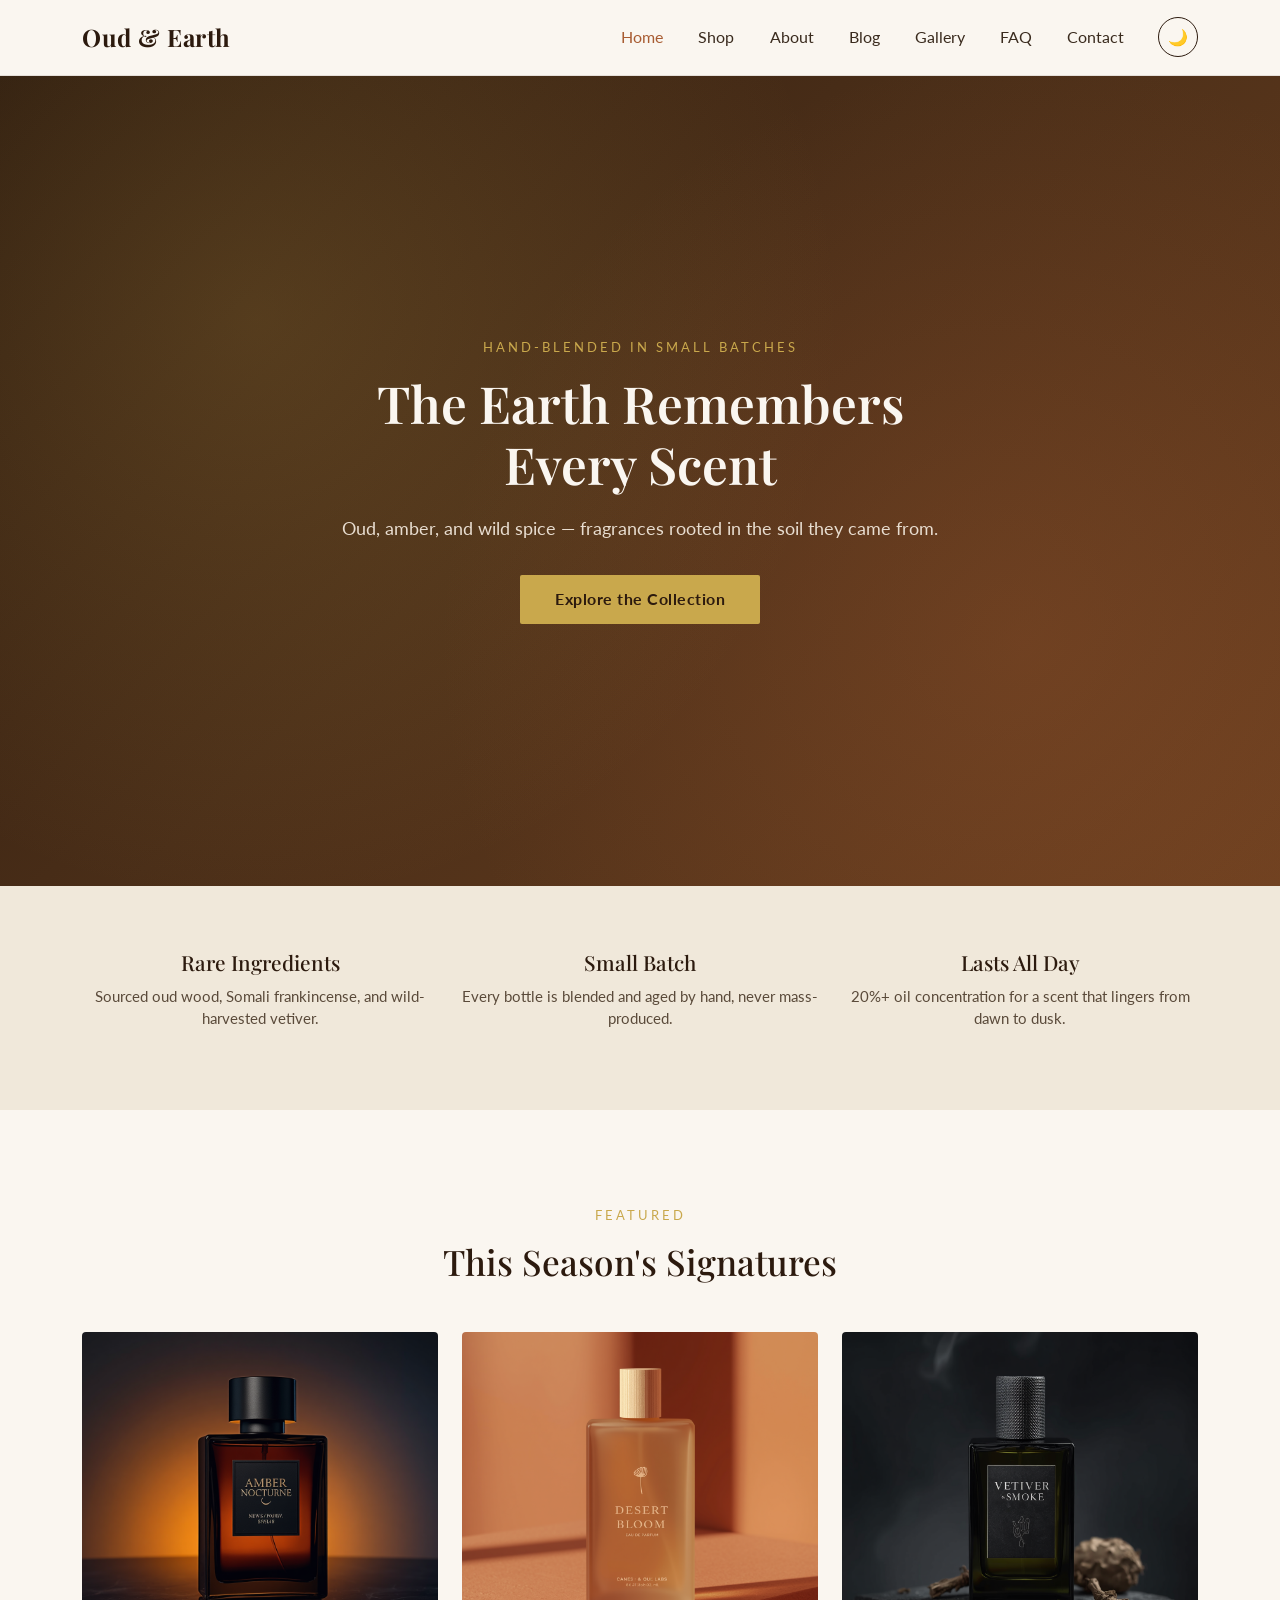
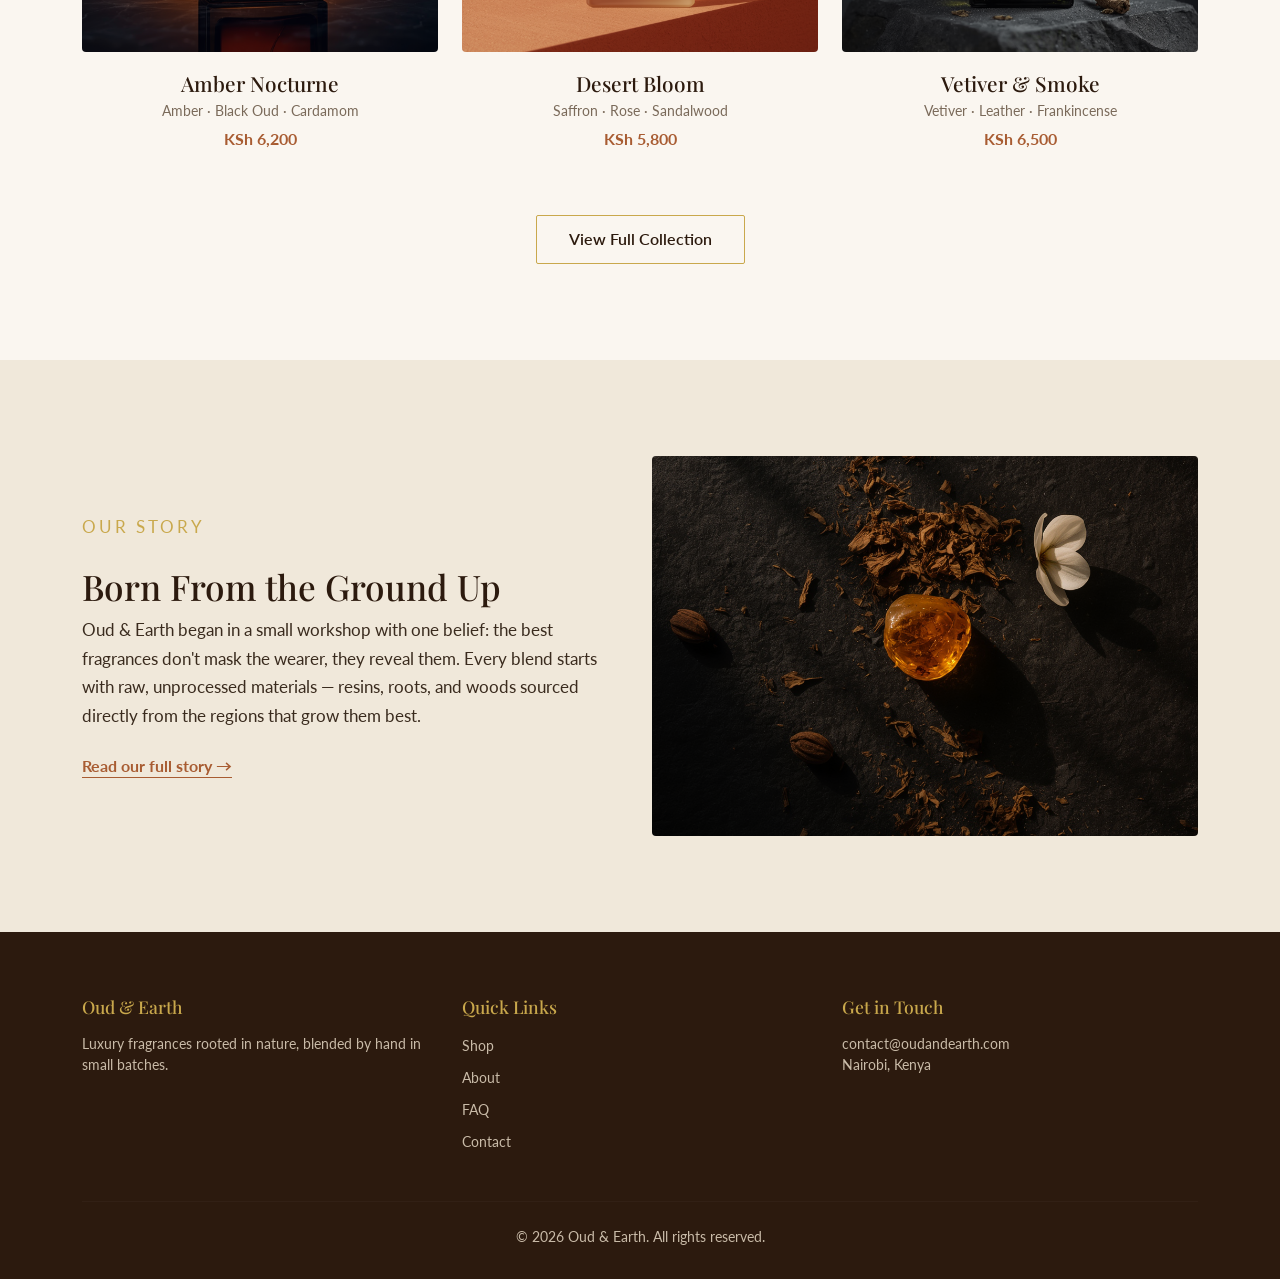
<file: index.html>
<!DOCTYPE html>
<html lang="en">
<head>
  <meta charset="UTF-8" />
  <meta name="viewport" content="width=device-width, initial-scale=1.0" />
  <title>Oud & Earth | Luxury Perfumes & Colognes</title>
  <link rel="icon" href="data:image/svg+xml,<svg xmlns=%22http://www.w3.org/2000/svg%22 viewBox=%220 0 100 100%22><text y=%22.9em%22 font-size=%2290%22>🌿</text></svg>">
 
<!-- Bootstrap 5 -->
  <link href="https://cdnjs.cloudflare.com/ajax/libs/twitter-bootstrap/5.3.3/css/bootstrap.min.css" rel="stylesheet">

  <!-- Google Fonts -->
  <link rel="preconnect" href="https://fonts.googleapis.com">
  <link href="https://fonts.googleapis.com/css2?family=Playfair+Display:wght@500;600;700&family=Lato:wght@300;400;700&display=swap" rel="stylesheet">

  <!-- Custom CSS -->
  <link rel="stylesheet" href="css/style.css">
</head>
<body>

  <!-- ===== NAVBAR ===== -->
  <nav class="navbar navbar-expand-lg fixed-top" id="mainNav">
    <div class="container">
      <a class="navbar-brand" href="index.html">Oud &amp; Earth</a>
      <button class="navbar-toggler" type="button" data-bs-toggle="collapse" data-bs-target="#navMenu" aria-label="Toggle navigation">
        <span class="navbar-toggler-icon"></span>
      </button>
      <div class="collapse navbar-collapse" id="navMenu">
        <ul class="navbar-nav ms-auto">
          <li class="nav-item"><a class="nav-link active" href="index.html">Home</a></li>
          <li class="nav-item"><a class="nav-link" href="shop.html">Shop</a></li>
          <li class="nav-item"><a class="nav-link" href="about.html">About</a></li>
          <li class="nav-item"><a class="nav-link" href="blog.html">Blog</a></li>
          <li class="nav-item"><a class="nav-link" href="gallery.html">Gallery</a></li>
          <li class="nav-item"><a class="nav-link" href="faq.html">FAQ</a></li>
          <li class="nav-item"><a class="nav-link" href="contact.html">Contact</a></li>
        </ul>
        <button id="themeToggle" class="btn-theme ms-lg-3 mt-3 mt-lg-0" aria-label="Toggle dark mode">🌙</button>
      </div>
    </div>
  </nav>

  <!-- ===== HERO ===== -->
  <header class="hero">
    <div class="hero-overlay"></div>
    <div class="container hero-content text-center">
      <p class="eyebrow">Hand-blended in small batches</p>
      <h1 class="hero-title">The Earth Remembers<br>Every Scent</h1>
      <p class="hero-sub">Oud, amber, and wild spice — fragrances rooted in the soil they came from.</p>
      <a href="shop.html" class="btn btn-gold">Explore the Collection</a>
    </div>
  </header>

  <!-- ===== INTRO STRIP ===== -->
  <section class="intro-strip">
    <div class="container">
      <div class="row text-center gy-4">
        <div class="col-md-4">
          <h3>Rare Ingredients</h3>
          <p>Sourced oud wood, Somali frankincense, and wild-harvested vetiver.</p>
        </div>
        <div class="col-md-4">
          <h3>Small Batch</h3>
          <p>Every bottle is blended and aged by hand, never mass-produced.</p>
        </div>
        <div class="col-md-4">
          <h3>Lasts All Day</h3>
          <p>20%+ oil concentration for a scent that lingers from dawn to dusk.</p>
        </div>
      </div>
    </div>
  </section>

  <!-- ===== FEATURED SCENTS ===== -->
  <section class="featured">
    <div class="container">
      <p class="eyebrow text-center">Featured</p>
      <h2 class="section-title text-center mb-5">This Season's Signatures</h2>
      <div class="row g-4">

        <div class="col-md-4">
          <div class="scent-card">
            <div class="scent-image scent-1"></div>
            <h4>Amber Nocturne</h4>
            <p class="scent-notes">Amber · Black Oud · Cardamom</p>
            <p class="price">KSh 6,200</p>
          </div>
        </div>

        <div class="col-md-4">
          <div class="scent-card">
            <div class="scent-image scent-2"></div>
            <h4>Desert Bloom</h4>
            <p class="scent-notes">Saffron · Rose · Sandalwood</p>
            <p class="price">KSh 5,800</p>
          </div>
        </div>

        <div class="col-md-4">
          <div class="scent-card">
            <div class="scent-image scent-3"></div>
            <h4>Vetiver & Smoke</h4>
            <p class="scent-notes">Vetiver · Leather · Frankincense</p>
            <p class="price">KSh 6,500</p>
          </div>
        </div>

      </div>
      <div class="text-center mt-5">
        <a href="shop.html" class="btn btn-outline-gold">View Full Collection</a>
      </div>
    </div>
  </section>

  <!-- ===== BRAND STORY TEASER ===== -->
  <section class="story">
    <div class="container">
      <div class="row align-items-center gy-4">
        <div class="col-lg-6">
          <p class="eyebrow">Our Story</p>
          <h2 class="section-title">Born From the Ground Up</h2>
          <p>Oud & Earth began in a small workshop with one belief: the best fragrances don't mask the wearer, they reveal them. Every blend starts with raw, unprocessed materials — resins, roots, and woods sourced directly from the regions that grow them best.</p>
          <a href="about.html" class="link-gold">Read our full story &rarr;</a>
        </div>
        <div class="col-lg-6">
          <div class="story-image"></div>
        </div>
      </div>
    </div>
  </section>

  <!-- ===== FOOTER ===== -->
  <footer class="site-footer">
    <div class="container">
      <div class="row gy-4">
        <div class="col-md-4">
          <h5>Oud &amp; Earth</h5>
          <p>Luxury fragrances rooted in nature, blended by hand in small batches.</p>
        </div>
        <div class="col-md-4">
          <h5>Quick Links</h5>
          <ul class="footer-links">
            <li><a href="shop.html">Shop</a></li>
            <li><a href="about.html">About</a></li>
            <li><a href="faq.html">FAQ</a></li>
            <li><a href="contact.html">Contact</a></li>
          </ul>
        </div>
        <div class="col-md-4">
          <h5>Get in Touch</h5>
          <p>contact@oudandearth.com<br>Nairobi, Kenya</p>
        </div>
      </div>
      <hr>
      <p class="text-center small mb-0">&copy; 2026 Oud &amp; Earth. All rights reserved.</p>
    </div>
  </footer>

  <script src="https://cdnjs.cloudflare.com/ajax/libs/twitter-bootstrap/5.3.3/js/bootstrap.bundle.min.js"></script>
  <script src="js/main.js"></script>
</body>
</html>
</file>
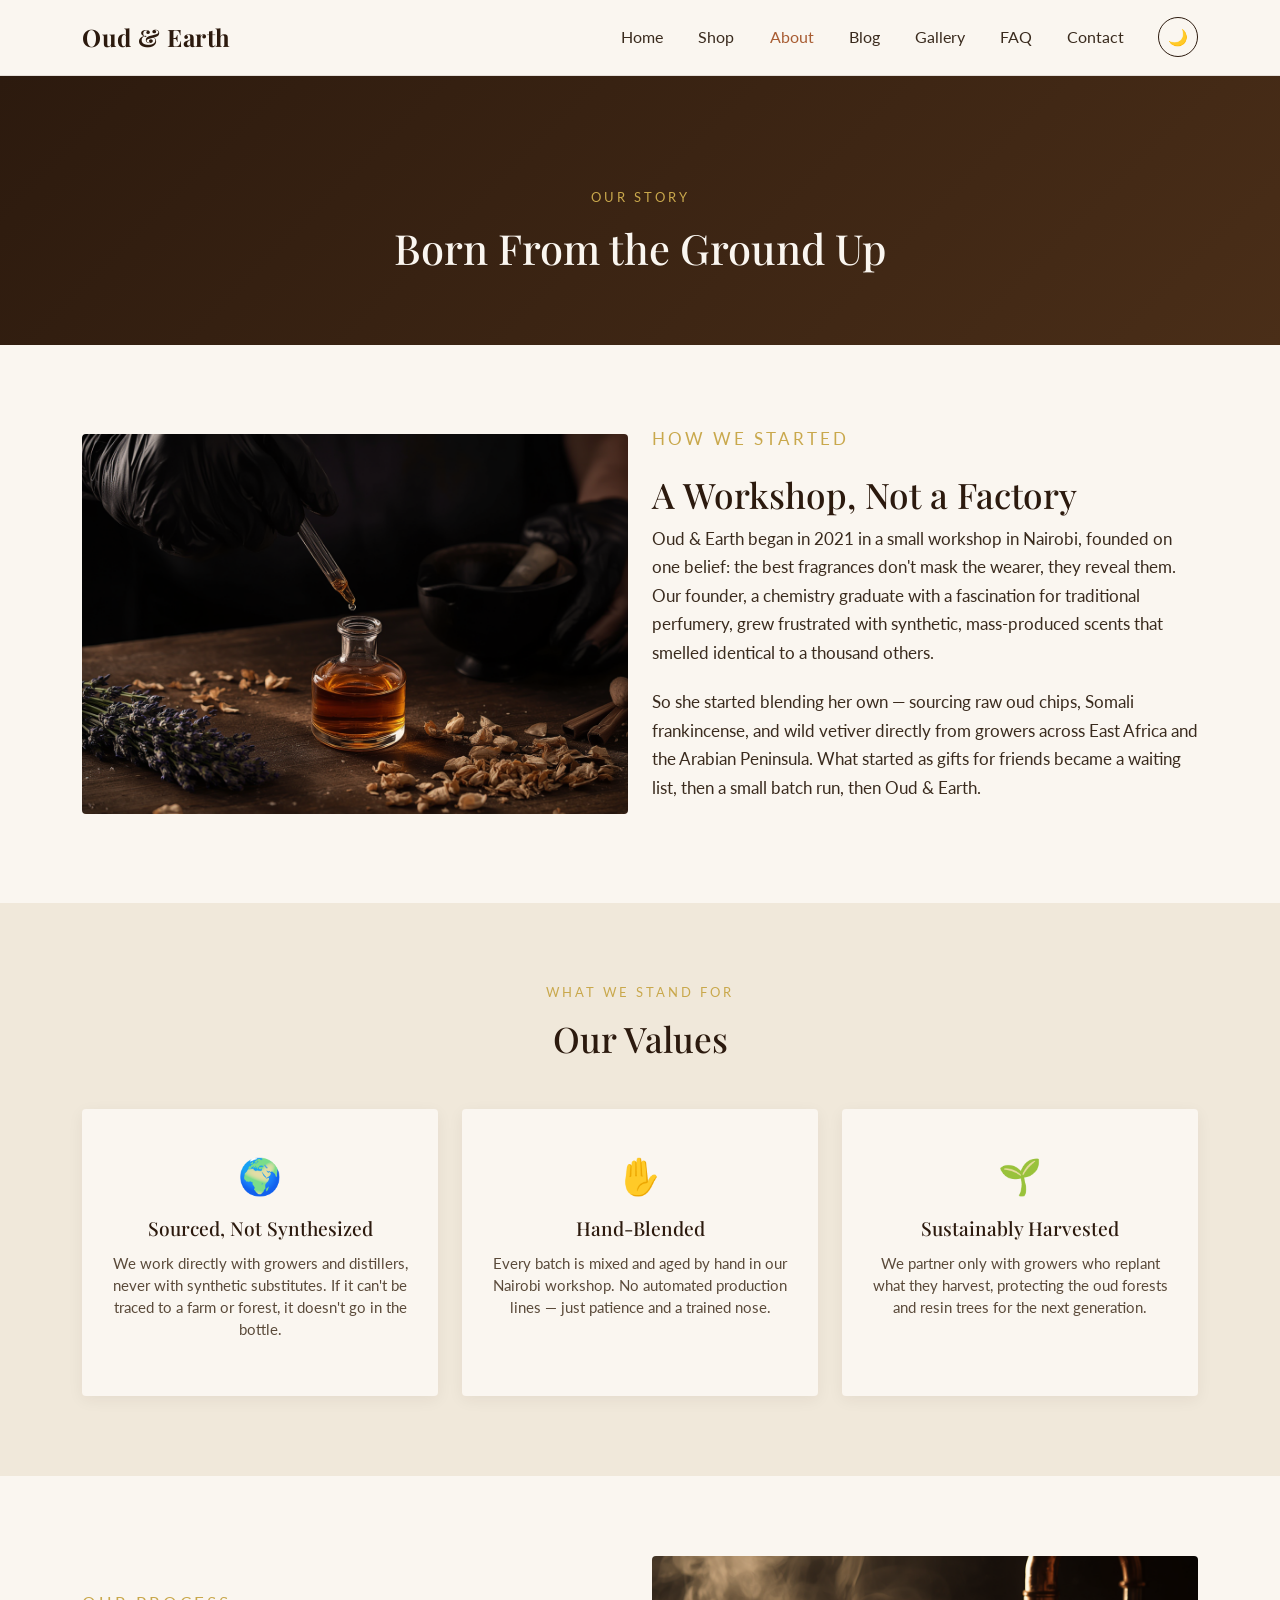
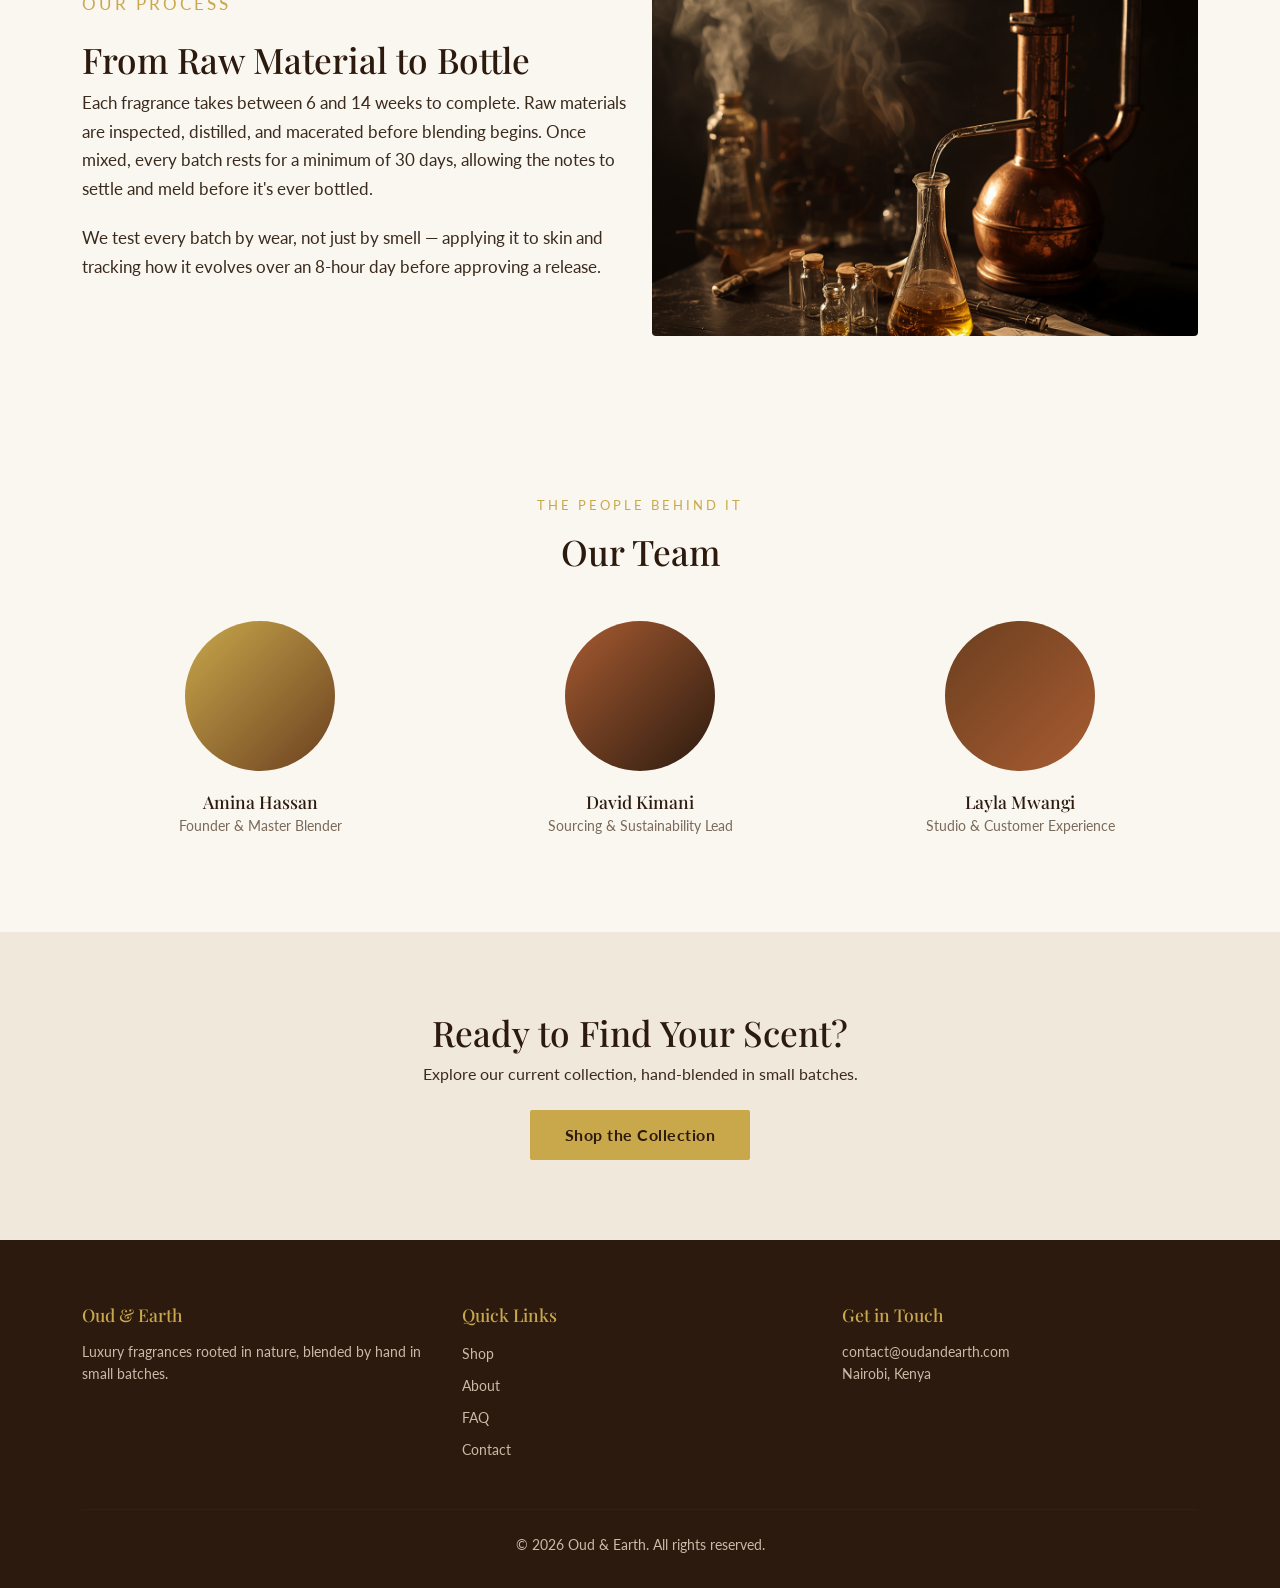
<file: about.html>
<!DOCTYPE html>
<html lang="en">
<head>
  <meta charset="UTF-8" />
  <meta name="viewport" content="width=device-width, initial-scale=1.0" />
  <title>About Us | Oud & Earth</title>
  <link rel="icon" href="data:image/svg+xml,<svg xmlns=%22http://www.w3.org/2000/svg%22 viewBox=%220 0 100 100%22><text y=%22.9em%22 font-size=%2290%22>🌿</text></svg>">

  <!-- Bootstrap 5 -->
  <link href="https://cdnjs.cloudflare.com/ajax/libs/twitter-bootstrap/5.3.3/css/bootstrap.min.css" rel="stylesheet">

  <!-- Google Fonts -->
  <link rel="preconnect" href="https://fonts.googleapis.com">
  <link href="https://fonts.googleapis.com/css2?family=Playfair+Display:wght@500;600;700&family=Lato:wght@300;400;700&display=swap" rel="stylesheet">

  <!-- Custom CSS -->
  <link rel="stylesheet" href="css/style.css">
</head>
<body>

  <!-- ===== NAVBAR ===== -->
  <nav class="navbar navbar-expand-lg fixed-top" id="mainNav">
    <div class="container">
      <a class="navbar-brand" href="index.html">Oud &amp; Earth</a>
      <button class="navbar-toggler" type="button" data-bs-toggle="collapse" data-bs-target="#navMenu" aria-label="Toggle navigation">
        <span class="navbar-toggler-icon"></span>
      </button>
      <div class="collapse navbar-collapse" id="navMenu">
        <ul class="navbar-nav ms-auto">
          <li class="nav-item"><a class="nav-link" href="index.html">Home</a></li>
          <li class="nav-item"><a class="nav-link" href="shop.html">Shop</a></li>
          <li class="nav-item"><a class="nav-link active" href="about.html">About</a></li>
          <li class="nav-item"><a class="nav-link" href="blog.html">Blog</a></li>
          <li class="nav-item"><a class="nav-link" href="gallery.html">Gallery</a></li>
          <li class="nav-item"><a class="nav-link" href="faq.html">FAQ</a></li>
          <li class="nav-item"><a class="nav-link" href="contact.html">Contact</a></li>
        </ul>
        <button id="themeToggle" class="btn-theme ms-lg-3 mt-3 mt-lg-0" aria-label="Toggle dark mode">🌙</button>
      </div>
    </div>
  </nav>

  <!-- ===== PAGE HEADER ===== -->
  <header class="page-header">
    <div class="container text-center">
      <p class="eyebrow">Our Story</p>
      <h1 class="page-title">Born From the Ground Up</h1>
    </div>
  </header>

  <!-- ===== ORIGIN STORY ===== -->
  <section class="about-section">
    <div class="container">
      <div class="row align-items-center gy-4">
        <div class="col-lg-6">
          <div class="about-image about-image-1"></div>
        </div>
        <div class="col-lg-6">
          <p class="eyebrow">How We Started</p>
          <h2 class="section-title">A Workshop, Not a Factory</h2>
          <p>Oud & Earth began in 2021 in a small workshop in Nairobi, founded on one belief: the best fragrances don't mask the wearer, they reveal them. Our founder, a chemistry graduate with a fascination for traditional perfumery, grew frustrated with synthetic, mass-produced scents that smelled identical to a thousand others.</p>
          <p>So she started blending her own — sourcing raw oud chips, Somali frankincense, and wild vetiver directly from growers across East Africa and the Arabian Peninsula. What started as gifts for friends became a waiting list, then a small batch run, then Oud & Earth.</p>
        </div>
      </div>
    </div>
  </section>

  <!-- ===== VALUES ===== -->
  <section class="values-section">
    <div class="container">
      <p class="eyebrow text-center">What We Stand For</p>
      <h2 class="section-title text-center mb-5">Our Values</h2>
      <div class="row g-4">

        <div class="col-md-4">
          <div class="value-card">
            <div class="value-icon">🌍</div>
            <h4>Sourced, Not Synthesized</h4>
            <p>We work directly with growers and distillers, never with synthetic substitutes. If it can't be traced to a farm or forest, it doesn't go in the bottle.</p>
          </div>
        </div>

        <div class="col-md-4">
          <div class="value-card">
            <div class="value-icon">✋</div>
            <h4>Hand-Blended</h4>
            <p>Every batch is mixed and aged by hand in our Nairobi workshop. No automated production lines — just patience and a trained nose.</p>
          </div>
        </div>

        <div class="col-md-4">
          <div class="value-card">
            <div class="value-icon">🌱</div>
            <h4>Sustainably Harvested</h4>
            <p>We partner only with growers who replant what they harvest, protecting the oud forests and resin trees for the next generation.</p>
          </div>
        </div>

      </div>
    </div>
  </section>

  <!-- ===== PROCESS ===== -->
  <section class="process-section">
    <div class="container">
      <div class="row align-items-center gy-4">
        <div class="col-lg-6 order-lg-2">
          <div class="about-image about-image-2"></div>
        </div>
        <div class="col-lg-6 order-lg-1">
          <p class="eyebrow">Our Process</p>
          <h2 class="section-title">From Raw Material to Bottle</h2>
          <p>Each fragrance takes between 6 and 14 weeks to complete. Raw materials are inspected, distilled, and macerated before blending begins. Once mixed, every batch rests for a minimum of 30 days, allowing the notes to settle and meld before it's ever bottled.</p>
          <p>We test every batch by wear, not just by smell — applying it to skin and tracking how it evolves over an 8-hour day before approving a release.</p>
        </div>
      </div>
    </div>
  </section>

  <!-- ===== TEAM ===== -->
  <section class="team-section">
    <div class="container">
      <p class="eyebrow text-center">The People Behind It</p>
      <h2 class="section-title text-center mb-5">Our Team</h2>
      <div class="row g-4 justify-content-center">

        <div class="col-md-4">
          <div class="team-card text-center">
            <div class="team-photo team-photo-1"></div>
            <h5>Amina Hassan</h5>
            <p class="team-role">Founder &amp; Master Blender</p>
          </div>
        </div>

        <div class="col-md-4">
          <div class="team-card text-center">
            <div class="team-photo team-photo-2"></div>
            <h5>David Kimani</h5>
            <p class="team-role">Sourcing &amp; Sustainability Lead</p>
          </div>
        </div>

        <div class="col-md-4">
          <div class="team-card text-center">
            <div class="team-photo team-photo-3"></div>
            <h5>Layla Mwangi</h5>
            <p class="team-role">Studio &amp; Customer Experience</p>
          </div>
        </div>

      </div>
    </div>
  </section>

  <!-- ===== CTA ===== -->
  <section class="about-cta text-center">
    <div class="container">
      <h2 class="section-title">Ready to Find Your Scent?</h2>
      <p class="mb-4">Explore our current collection, hand-blended in small batches.</p>
      <a href="shop.html" class="btn btn-gold">Shop the Collection</a>
    </div>
  </section>

  <!-- ===== FOOTER ===== -->
  <footer class="site-footer">
    <div class="container">
      <div class="row gy-4">
        <div class="col-md-4">
          <h5>Oud &amp; Earth</h5>
          <p>Luxury fragrances rooted in nature, blended by hand in small batches.</p>
        </div>
        <div class="col-md-4">
          <h5>Quick Links</h5>
          <ul class="footer-links">
            <li><a href="shop.html">Shop</a></li>
            <li><a href="about.html">About</a></li>
            <li><a href="faq.html">FAQ</a></li>
            <li><a href="contact.html">Contact</a></li>
          </ul>
        </div>
        <div class="col-md-4">
          <h5>Get in Touch</h5>
          <p>contact@oudandearth.com<br>Nairobi, Kenya</p>
        </div>
      </div>
      <hr>
      <p class="text-center small mb-0">&copy; 2026 Oud &amp; Earth. All rights reserved.</p>
    </div>
  </footer>

  <script src="https://cdnjs.cloudflare.com/ajax/libs/twitter-bootstrap/5.3.3/js/bootstrap.bundle.min.js"></script>
  <script src="js/main.js"></script>
</body>
</html>
</file>
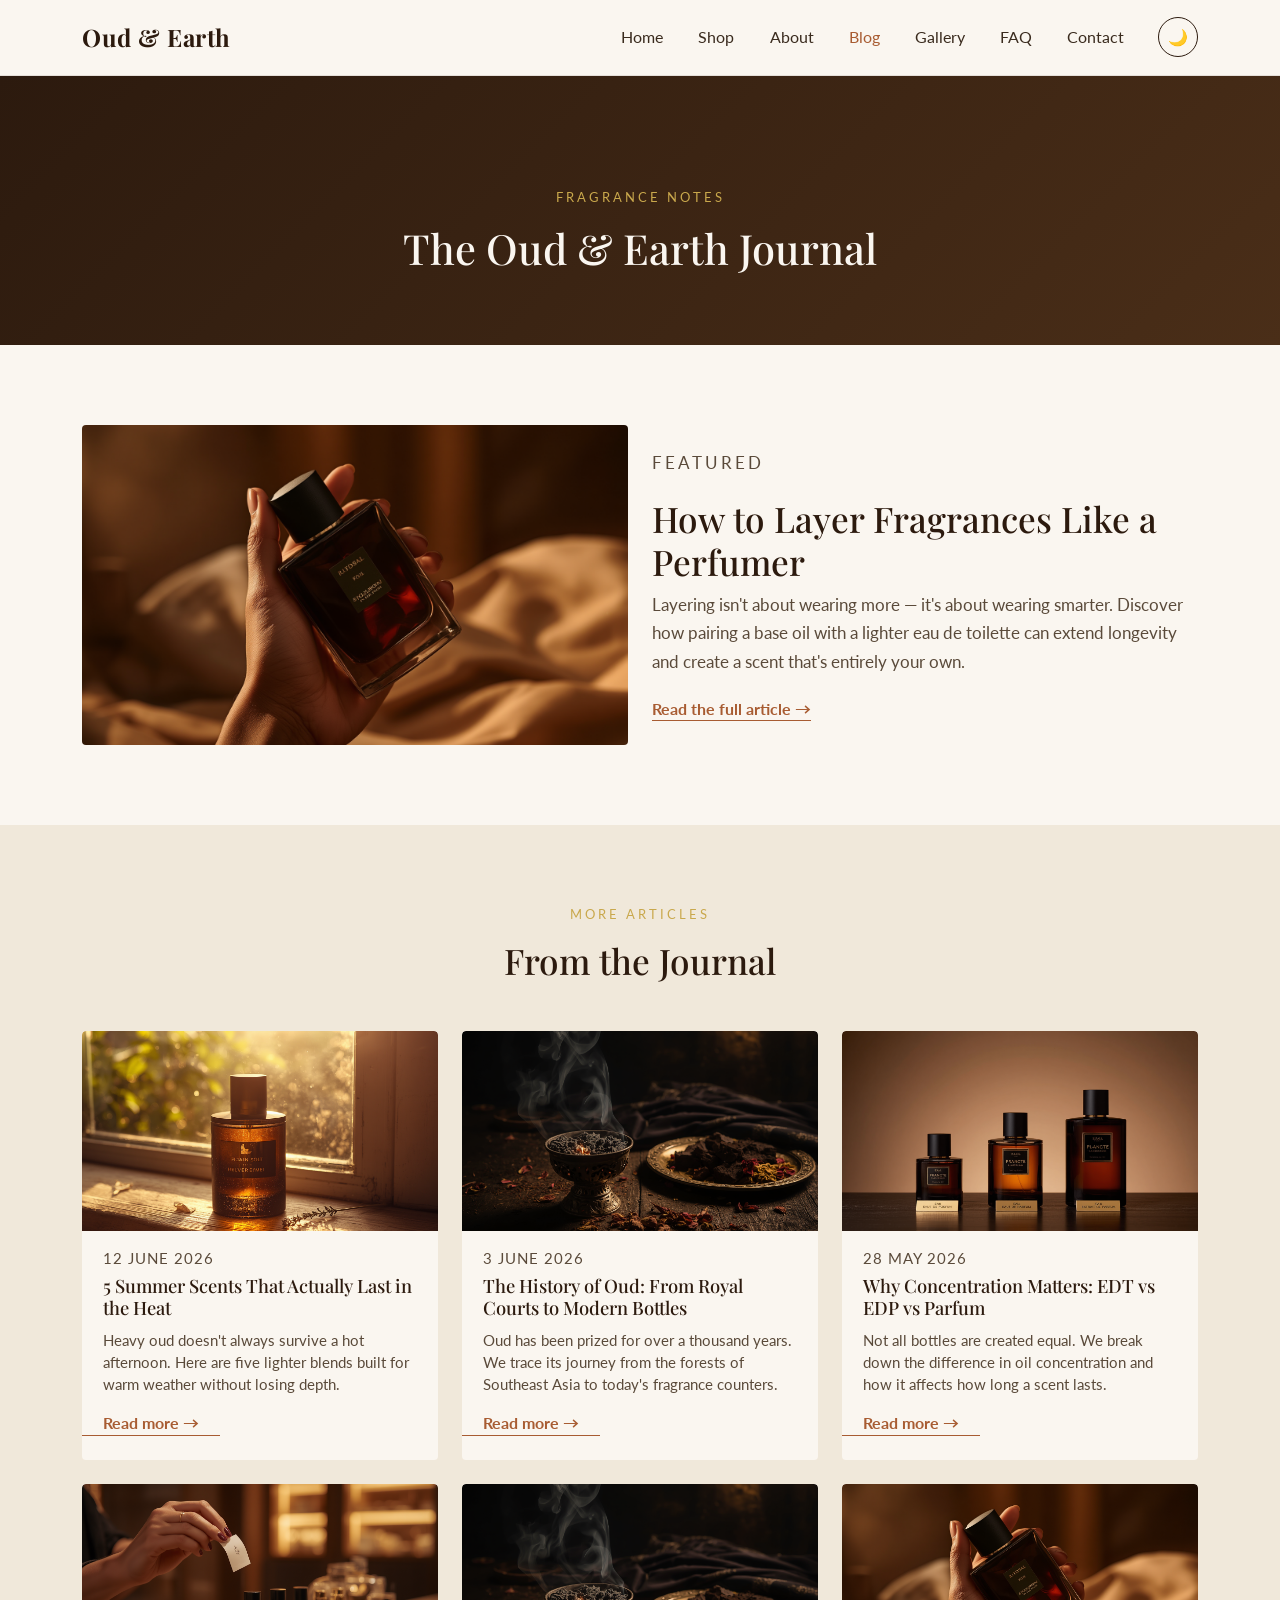
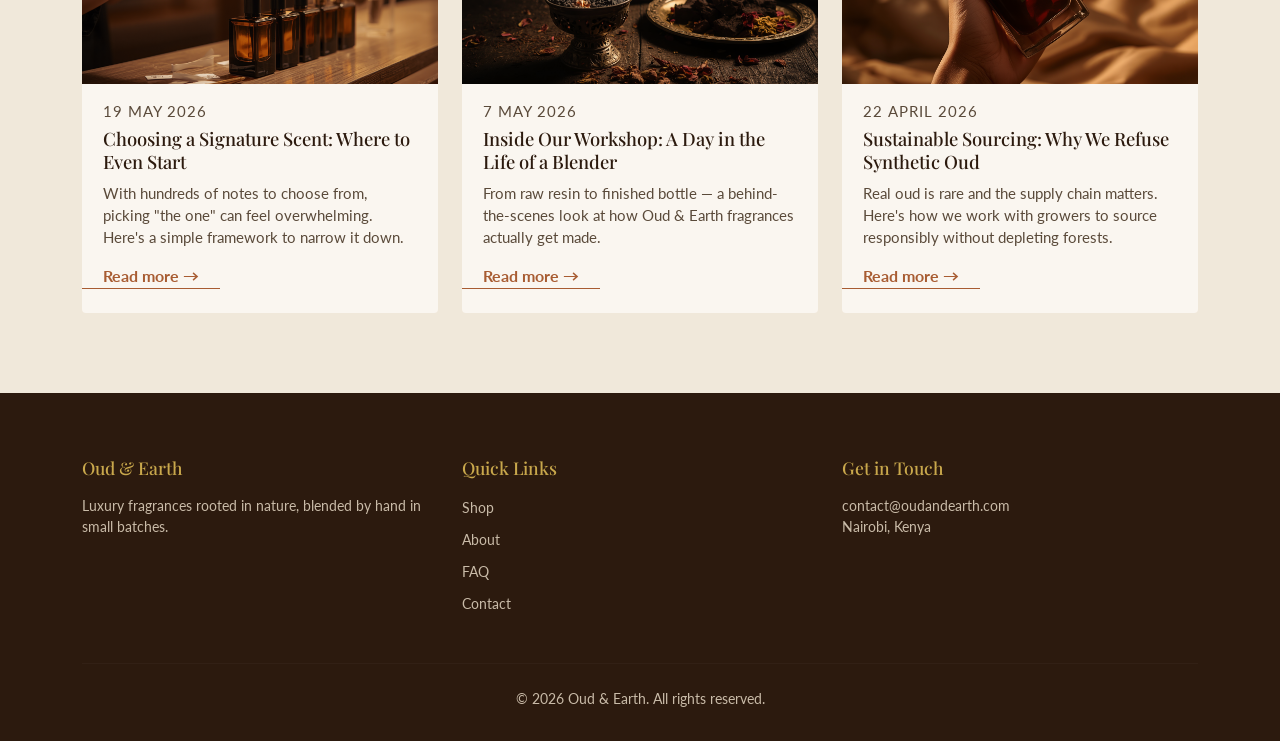
<file: blog.html>
<!DOCTYPE html>
<html lang="en">
<head>
  <meta charset="UTF-8" />
  <meta name="viewport" content="width=device-width, initial-scale=1.0" />
  <title>Blog | Oud & Earth</title>
  <link rel="icon" href="data:image/svg+xml,<svg xmlns=%22http://www.w3.org/2000/svg%22 viewBox=%220 0 100 100%22><text y=%22.9em%22 font-size=%2290%22>🌿</text></svg>">

  <!-- Bootstrap 5 -->
  <link href="https://cdnjs.cloudflare.com/ajax/libs/twitter-bootstrap/5.3.3/css/bootstrap.min.css" rel="stylesheet">

  <!-- Google Fonts -->
  <link rel="preconnect" href="https://fonts.googleapis.com">
  <link href="https://fonts.googleapis.com/css2?family=Playfair+Display:wght@500;600;700&family=Lato:wght@300;400;700&display=swap" rel="stylesheet">

  <!-- Custom CSS -->
  <link rel="stylesheet" href="css/style.css">
</head>
<body>

  <!-- ===== NAVBAR ===== -->
  <nav class="navbar navbar-expand-lg fixed-top" id="mainNav">
    <div class="container">
      <a class="navbar-brand" href="index.html">Oud &amp; Earth</a>
      <button class="navbar-toggler" type="button" data-bs-toggle="collapse" data-bs-target="#navMenu" aria-label="Toggle navigation">
        <span class="navbar-toggler-icon"></span>
      </button>
      <div class="collapse navbar-collapse" id="navMenu">
        <ul class="navbar-nav ms-auto">
          <li class="nav-item"><a class="nav-link" href="index.html">Home</a></li>
          <li class="nav-item"><a class="nav-link" href="shop.html">Shop</a></li>
          <li class="nav-item"><a class="nav-link" href="about.html">About</a></li>
          <li class="nav-item"><a class="nav-link active" href="blog.html">Blog</a></li>
          <li class="nav-item"><a class="nav-link" href="gallery.html">Gallery</a></li>
          <li class="nav-item"><a class="nav-link" href="faq.html">FAQ</a></li>
          <li class="nav-item"><a class="nav-link" href="contact.html">Contact</a></li>
        </ul>
        <button id="themeToggle" class="btn-theme ms-lg-3 mt-3 mt-lg-0" aria-label="Toggle dark mode">🌙</button>
      </div>
    </div>
  </nav>

  <!-- ===== PAGE HEADER ===== -->
  <header class="page-header">
    <div class="container text-center">
      <p class="eyebrow">Fragrance Notes</p>
      <h1 class="page-title">The Oud &amp; Earth Journal</h1>
    </div>
  </header>

  <!-- ===== FEATURED POST ===== -->
  <section class="featured-post-section">
    <div class="container">
      <div class="row align-items-center gy-4">
        <div class="col-lg-6">
          <div class="blog-image blog-image-1"></div>
        </div>
        <div class="col-lg-6">
          <p class="eyebrow">Featured</p>
          <h2 class="section-title">How to Layer Fragrances Like a Perfumer</h2>
          <p>Layering isn't about wearing more — it's about wearing smarter. Discover how pairing a base oil with a lighter eau de toilette can extend longevity and create a scent that's entirely your own.</p>
          <a href="#" class="link-gold">Read the full article &rarr;</a>
        </div>
      </div>
    </div>
  </section>

  <!-- ===== BLOG GRID ===== -->
  <section class="blog-grid-section">
    <div class="container">
      <p class="eyebrow text-center">More Articles</p>
      <h2 class="section-title text-center mb-5">From the Journal</h2>

      <div class="row g-4">

        <div class="col-md-4">
          <article class="blog-card">
            <div class="blog-image blog-image-2"></div>
            <p class="blog-date">12 June 2026</p>
            <h4>5 Summer Scents That Actually Last in the Heat</h4>
            <p>Heavy oud doesn't always survive a hot afternoon. Here are five lighter blends built for warm weather without losing depth.</p>
            <a href="#" class="link-gold">Read more &rarr;</a>
          </article>
        </div>

        <div class="col-md-4">
          <article class="blog-card">
            <div class="blog-image blog-image-3"></div>
            <p class="blog-date">3 June 2026</p>
            <h4>The History of Oud: From Royal Courts to Modern Bottles</h4>
            <p>Oud has been prized for over a thousand years. We trace its journey from the forests of Southeast Asia to today's fragrance counters.</p>
            <a href="#" class="link-gold">Read more &rarr;</a>
          </article>
        </div>

        <div class="col-md-4">
          <article class="blog-card">
            <div class="blog-image blog-image-4"></div>
            <p class="blog-date">28 May 2026</p>
            <h4>Why Concentration Matters: EDT vs EDP vs Parfum</h4>
            <p>Not all bottles are created equal. We break down the difference in oil concentration and how it affects how long a scent lasts.</p>
            <a href="#" class="link-gold">Read more &rarr;</a>
          </article>
        </div>

        <div class="col-md-4">
          <article class="blog-card">
            <div class="blog-image blog-image-5"></div>
            <p class="blog-date">19 May 2026</p>
            <h4>Choosing a Signature Scent: Where to Even Start</h4>
            <p>With hundreds of notes to choose from, picking "the one" can feel overwhelming. Here's a simple framework to narrow it down.</p>
            <a href="#" class="link-gold">Read more &rarr;</a>
          </article>
        </div>

        <div class="col-md-4">
          <article class="blog-card">
            <div class="blog-image blog-image-3"></div>
            <p class="blog-date">7 May 2026</p>
            <h4>Inside Our Workshop: A Day in the Life of a Blender</h4>
            <p>From raw resin to finished bottle — a behind-the-scenes look at how Oud & Earth fragrances actually get made.</p>
            <a href="#" class="link-gold">Read more &rarr;</a>
          </article>
        </div>

        <div class="col-md-4">
          <article class="blog-card">
            <div class="blog-image blog-image-1"></div>
            <p class="blog-date">22 April 2026</p>
            <h4>Sustainable Sourcing: Why We Refuse Synthetic Oud</h4>
            <p>Real oud is rare and the supply chain matters. Here's how we work with growers to source responsibly without depleting forests.</p>
            <a href="#" class="link-gold">Read more &rarr;</a>
          </article>
        </div>

      </div>
    </div>
  </section>

  <!-- ===== FOOTER ===== -->
  <footer class="site-footer">
    <div class="container">
      <div class="row gy-4">
        <div class="col-md-4">
          <h5>Oud &amp; Earth</h5>
          <p>Luxury fragrances rooted in nature, blended by hand in small batches.</p>
        </div>
        <div class="col-md-4">
          <h5>Quick Links</h5>
          <ul class="footer-links">
            <li><a href="shop.html">Shop</a></li>
            <li><a href="about.html">About</a></li>
            <li><a href="faq.html">FAQ</a></li>
            <li><a href="contact.html">Contact</a></li>
          </ul>
        </div>
        <div class="col-md-4">
          <h5>Get in Touch</h5>
          <p>contact@oudandearth.com<br>Nairobi, Kenya</p>
        </div>
      </div>
      <hr>
      <p class="text-center small mb-0">&copy; 2026 Oud &amp; Earth. All rights reserved.</p>
    </div>
  </footer>

  <script src="https://cdnjs.cloudflare.com/ajax/libs/twitter-bootstrap/5.3.3/js/bootstrap.bundle.min.js"></script>
  <script src="js/main.js"></script>
</body>
</html>
</file>
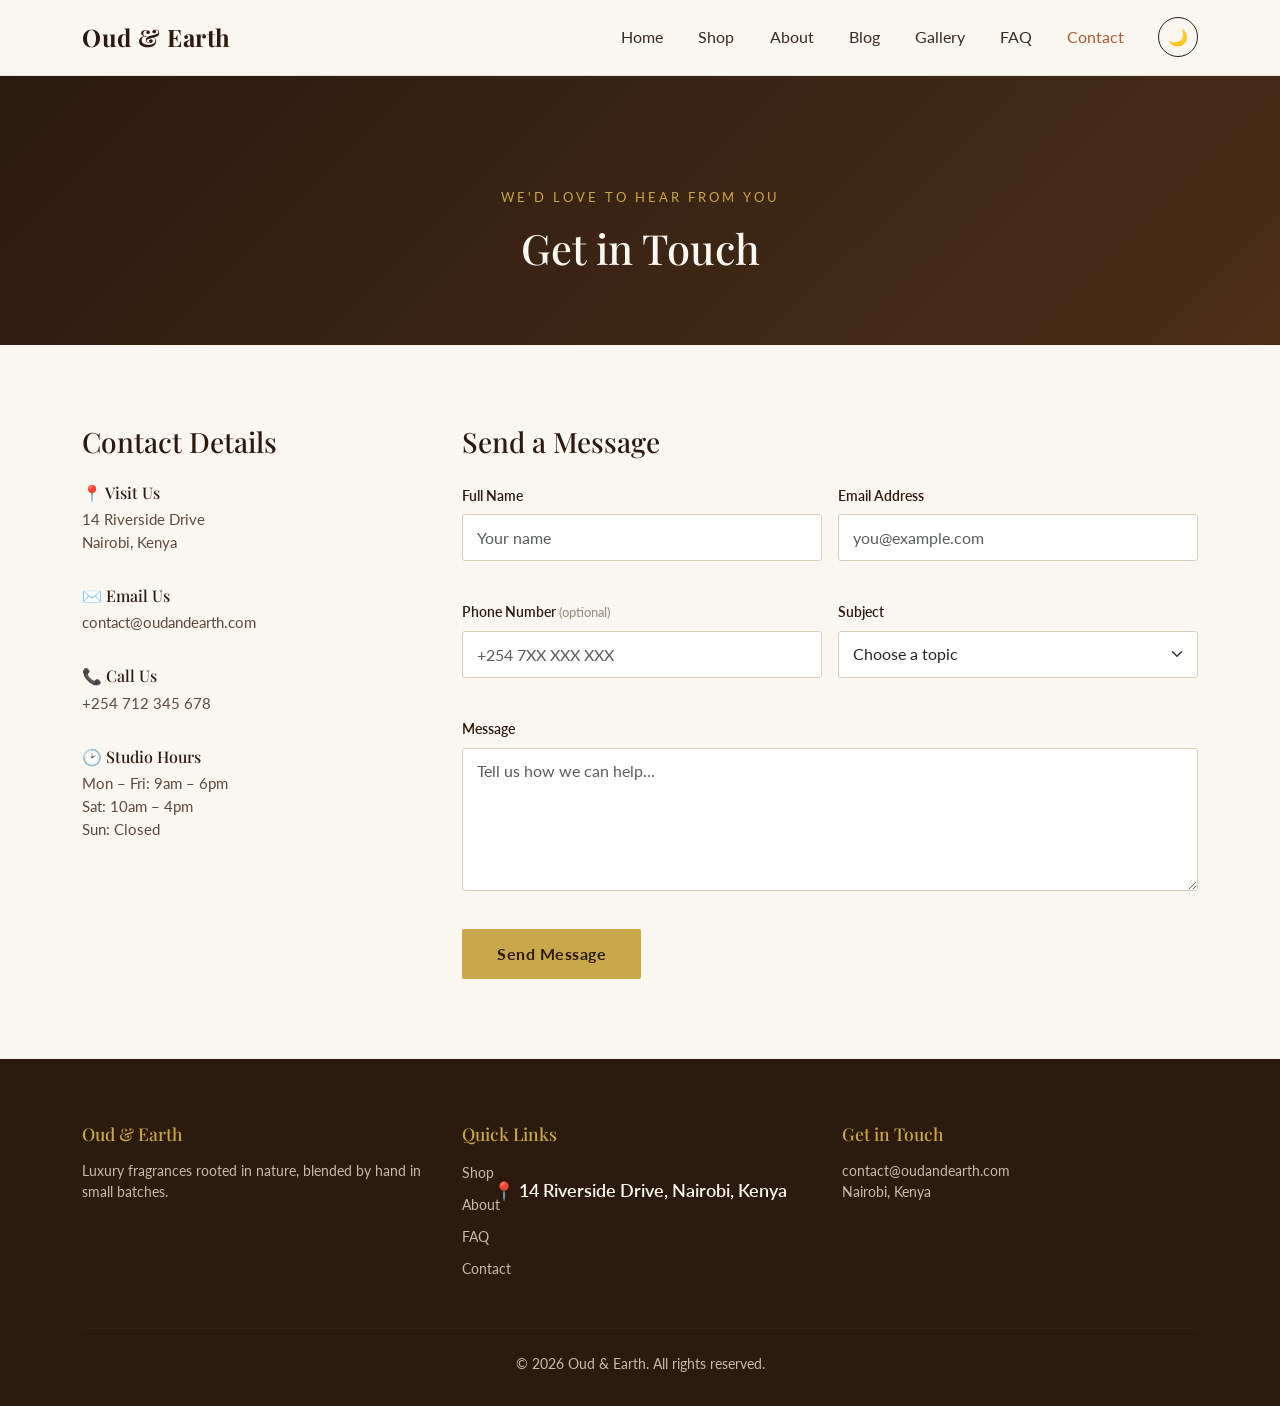
<file: contact.html>
<!DOCTYPE html>
<html lang="en">
<head>
  <meta charset="UTF-8" />
  <meta name="viewport" content="width=device-width, initial-scale=1.0" />
  <title>Contact Us | Oud & Earth</title>
  <link rel="icon" href="data:image/svg+xml,<svg xmlns=%22http://www.w3.org/2000/svg%22 viewBox=%220 0 100 100%22><text y=%22.9em%22 font-size=%2290%22>🌿</text></svg>">

  <!-- Bootstrap 5 -->
  <link href="https://cdnjs.cloudflare.com/ajax/libs/twitter-bootstrap/5.3.3/css/bootstrap.min.css" rel="stylesheet">

  <!-- Google Fonts -->
  <link rel="preconnect" href="https://fonts.googleapis.com">
  <link href="https://fonts.googleapis.com/css2?family=Playfair+Display:wght@500;600;700&family=Lato:wght@300;400;700&display=swap" rel="stylesheet">

  <!-- Custom CSS -->
  <link rel="stylesheet" href="css/style.css">
</head>
<body>

  <!-- ===== NAVBAR ===== -->
  <nav class="navbar navbar-expand-lg fixed-top" id="mainNav">
    <div class="container">
      <a class="navbar-brand" href="index.html">Oud &amp; Earth</a>
      <button class="navbar-toggler" type="button" data-bs-toggle="collapse" data-bs-target="#navMenu" aria-label="Toggle navigation">
        <span class="navbar-toggler-icon"></span>
      </button>
      <div class="collapse navbar-collapse" id="navMenu">
        <ul class="navbar-nav ms-auto">
          <li class="nav-item"><a class="nav-link" href="index.html">Home</a></li>
          <li class="nav-item"><a class="nav-link" href="shop.html">Shop</a></li>
          <li class="nav-item"><a class="nav-link" href="about.html">About</a></li>
          <li class="nav-item"><a class="nav-link" href="blog.html">Blog</a></li>
          <li class="nav-item"><a class="nav-link" href="gallery.html">Gallery</a></li>
          <li class="nav-item"><a class="nav-link" href="faq.html">FAQ</a></li>
          <li class="nav-item"><a class="nav-link active" href="contact.html">Contact</a></li>
        </ul>
        <button id="themeToggle" class="btn-theme ms-lg-3 mt-3 mt-lg-0" aria-label="Toggle dark mode">🌙</button>
      </div>
    </div>
  </nav>

  <!-- ===== PAGE HEADER ===== -->
  <header class="page-header">
    <div class="container text-center">
      <p class="eyebrow">We'd Love to Hear From You</p>
      <h1 class="page-title">Get in Touch</h1>
    </div>
  </header>

  <!-- ===== CONTACT SECTION ===== -->
  <section class="contact-section">
    <div class="container">
      <div class="row gy-5">

        <!-- Contact Info -->
        <div class="col-lg-4">
          <h3 class="mb-4">Contact Details</h3>

          <div class="contact-info-item">
            <h5>📍 Visit Us</h5>
            <p>14 Riverside Drive<br>Nairobi, Kenya</p>
          </div>

          <div class="contact-info-item">
            <h5>✉️ Email Us</h5>
            <p>contact@oudandearth.com</p>
          </div>

          <div class="contact-info-item">
            <h5>📞 Call Us</h5>
            <p>+254 712 345 678</p>
          </div>

          <div class="contact-info-item">
            <h5>🕑 Studio Hours</h5>
            <p>Mon &ndash; Fri: 9am &ndash; 6pm<br>Sat: 10am &ndash; 4pm<br>Sun: Closed</p>
          </div>
        </div>

        <!-- Contact Form -->
        <div class="col-lg-8">
          <h3 class="mb-4">Send a Message</h3>

          <form id="contactForm" novalidate>

            <div class="row g-3">
              <div class="col-md-6">
                <label for="name" class="form-label">Full Name</label>
                <input type="text" class="form-control" id="name" placeholder="Your name">
                <div class="error-message" id="nameError"></div>
              </div>

              <div class="col-md-6">
                <label for="email" class="form-label">Email Address</label>
                <input type="email" class="form-control" id="email" placeholder="you@example.com">
                <div class="error-message" id="emailError"></div>
              </div>

              <div class="col-md-6">
                <label for="phone" class="form-label">Phone Number <span class="optional">(optional)</span></label>
                <input type="tel" class="form-control" id="phone" placeholder="+254 7XX XXX XXX">
                <div class="error-message" id="phoneError"></div>
              </div>

              <div class="col-md-6">
                <label for="subject" class="form-label">Subject</label>
                <select class="form-select" id="subject">
                  <option value="" selected disabled>Choose a topic</option>
                  <option value="order">Order Inquiry</option>
                  <option value="custom">Custom Blend Request</option>
                  <option value="wholesale">Wholesale / Stockist</option>
                  <option value="other">Other</option>
                </select>
                <div class="error-message" id="subjectError"></div>
              </div>

              <div class="col-12">
                <label for="message" class="form-label">Message</label>
                <textarea class="form-control" id="message" rows="5" placeholder="Tell us how we can help..."></textarea>
                <div class="error-message" id="messageError"></div>
              </div>

              <div class="col-12">
                <button type="submit" class="btn btn-gold">Send Message</button>
              </div>
            </div>

          </form>

          <div id="formSuccess" class="form-success">
            ✅ Thank you! Your message has been sent. We'll respond within 1–2 business days.
          </div>
        </div>

      </div>
    </div>
  </section>

  <!-- ===== MAP PLACEHOLDER ===== -->
  <section class="map-section">
    <div class="map-placeholder">
      <p>📍 14 Riverside Drive, Nairobi, Kenya</p>
    </div>
  </section>

  <!-- ===== FOOTER ===== -->
  <footer class="site-footer">
    <div class="container">
      <div class="row gy-4">
        <div class="col-md-4">
          <h5>Oud &amp; Earth</h5>
          <p>Luxury fragrances rooted in nature, blended by hand in small batches.</p>
        </div>
        <div class="col-md-4">
          <h5>Quick Links</h5>
          <ul class="footer-links">
            <li><a href="shop.html">Shop</a></li>
            <li><a href="about.html">About</a></li>
            <li><a href="faq.html">FAQ</a></li>
            <li><a href="contact.html">Contact</a></li>
          </ul>
        </div>
        <div class="col-md-4">
          <h5>Get in Touch</h5>
          <p>contact@oudandearth.com<br>Nairobi, Kenya</p>
        </div>
      </div>
      <hr>
      <p class="text-center small mb-0">&copy; 2026 Oud &amp; Earth. All rights reserved.</p>
    </div>
  </footer>

  <script src="https://cdnjs.cloudflare.com/ajax/libs/twitter-bootstrap/5.3.3/js/bootstrap.bundle.min.js"></script>
  <script src="js/main.js"></script>
</body>
</html>
</file>
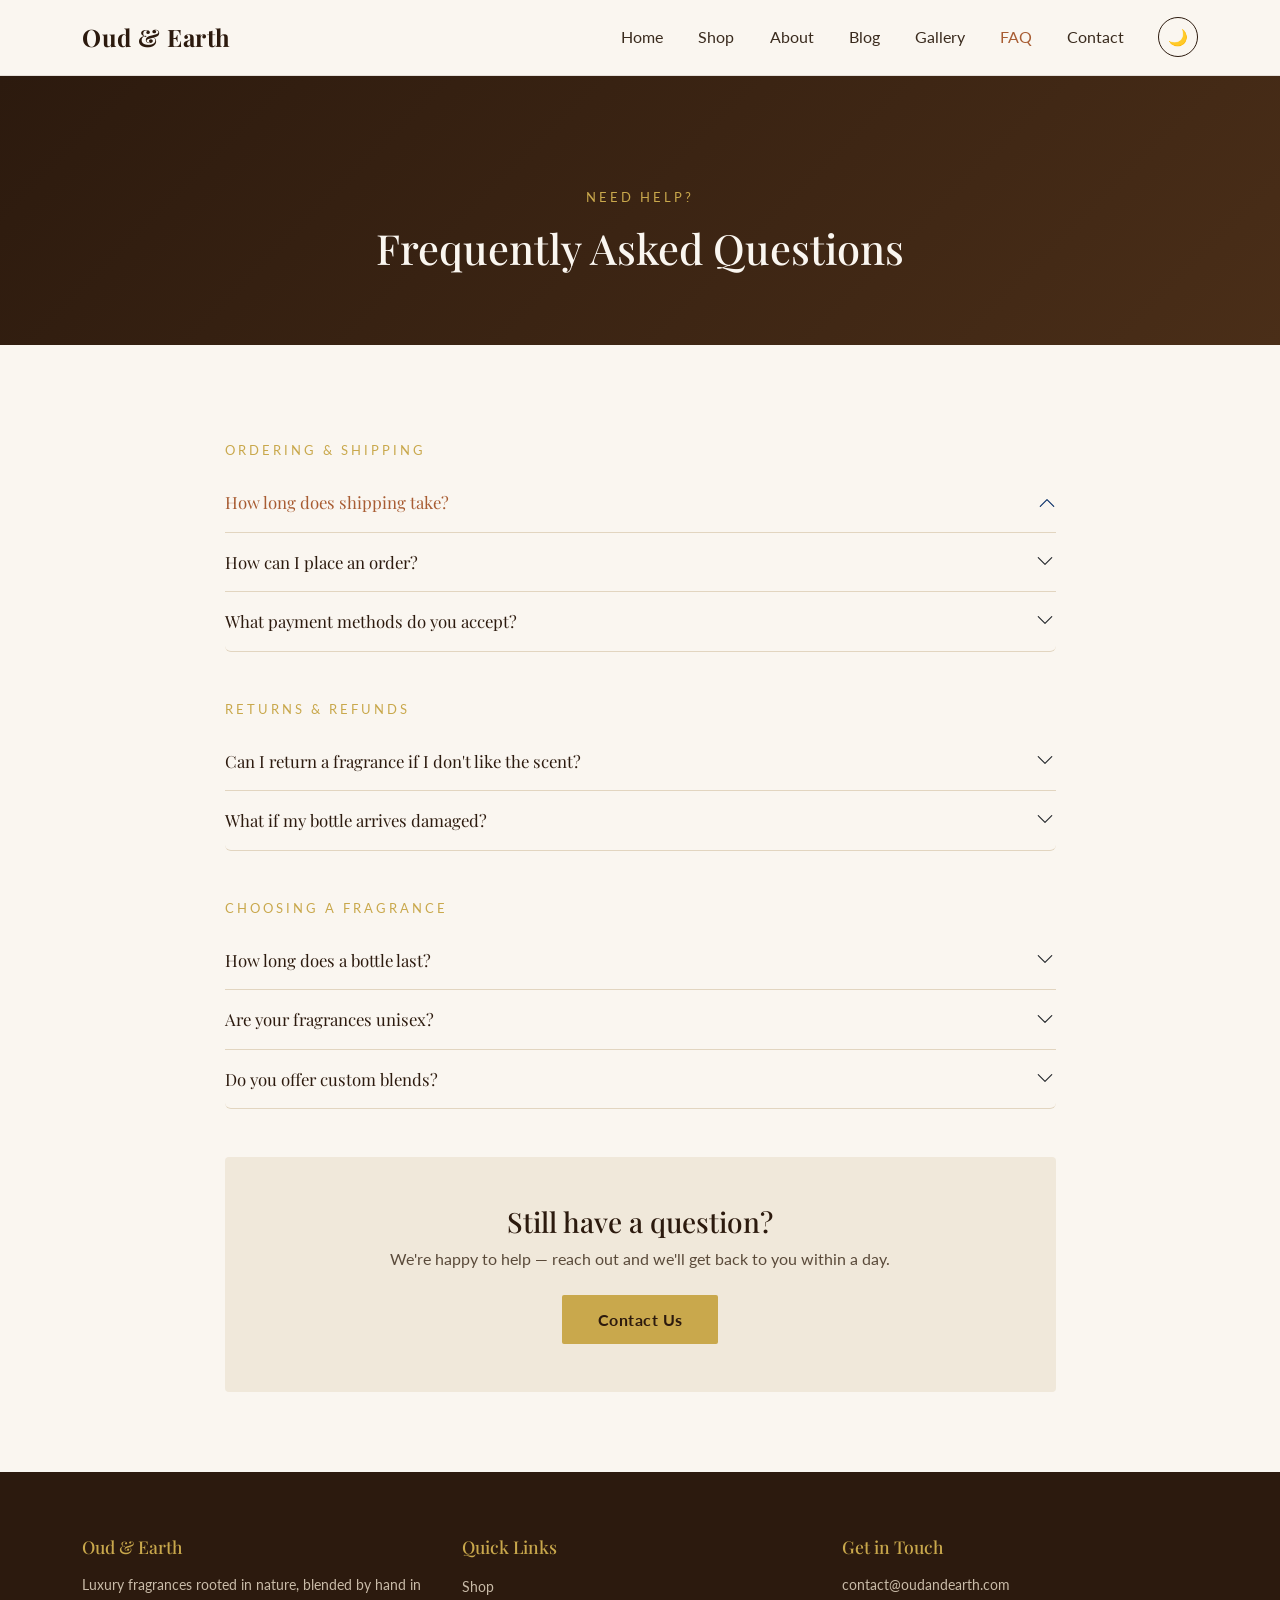
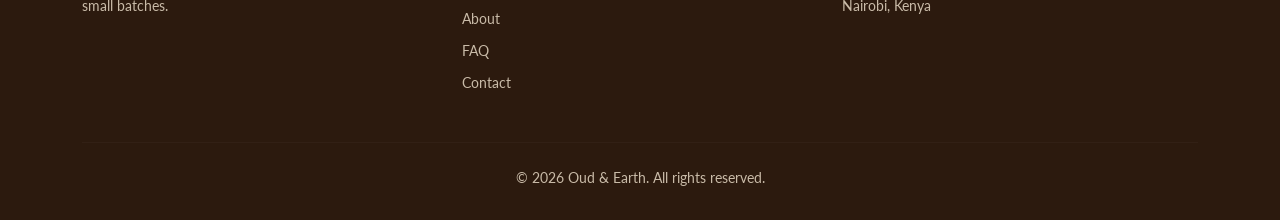
<file: faq.html>
<!DOCTYPE html>
<html lang="en">
<head>
  <meta charset="UTF-8" />
  <meta name="viewport" content="width=device-width, initial-scale=1.0" />
  <title>FAQ | Oud & Earth</title>
  <link rel="icon" href="data:image/svg+xml,<svg xmlns=%22http://www.w3.org/2000/svg%22 viewBox=%220 0 100 100%22><text y=%22.9em%22 font-size=%2290%22>🌿</text></svg>">

  <!-- Bootstrap 5 -->
  <link href="https://cdnjs.cloudflare.com/ajax/libs/twitter-bootstrap/5.3.3/css/bootstrap.min.css" rel="stylesheet">

  <!-- Google Fonts -->
  <link rel="preconnect" href="https://fonts.googleapis.com">
  <link href="https://fonts.googleapis.com/css2?family=Playfair+Display:wght@500;600;700&family=Lato:wght@300;400;700&display=swap" rel="stylesheet">

  <!-- Custom CSS -->
  <link rel="stylesheet" href="css/style.css">
</head>
<body>

  <!-- ===== NAVBAR ===== -->
  <nav class="navbar navbar-expand-lg fixed-top" id="mainNav">
    <div class="container">
      <a class="navbar-brand" href="index.html">Oud &amp; Earth</a>
      <button class="navbar-toggler" type="button" data-bs-toggle="collapse" data-bs-target="#navMenu" aria-label="Toggle navigation">
        <span class="navbar-toggler-icon"></span>
      </button>
      <div class="collapse navbar-collapse" id="navMenu">
        <ul class="navbar-nav ms-auto">
          <li class="nav-item"><a class="nav-link" href="index.html">Home</a></li>
          <li class="nav-item"><a class="nav-link" href="shop.html">Shop</a></li>
          <li class="nav-item"><a class="nav-link" href="about.html">About</a></li>
          <li class="nav-item"><a class="nav-link" href="blog.html">Blog</a></li>
          <li class="nav-item"><a class="nav-link" href="gallery.html">Gallery</a></li>
          <li class="nav-item"><a class="nav-link active" href="faq.html">FAQ</a></li>
          <li class="nav-item"><a class="nav-link" href="contact.html">Contact</a></li>
        </ul>
        <button id="themeToggle" class="btn-theme ms-lg-3 mt-3 mt-lg-0" aria-label="Toggle dark mode">🌙</button>
      </div>
    </div>
  </nav>

  <!-- ===== PAGE HEADER ===== -->
  <header class="page-header">
    <div class="container text-center">
      <p class="eyebrow">Need Help?</p>
      <h1 class="page-title">Frequently Asked Questions</h1>
    </div>
  </header>

  <!-- ===== FAQ SECTION ===== -->
  <section class="faq-section">
    <div class="container">
      <div class="row justify-content-center">
        <div class="col-lg-9">

          <p class="eyebrow">Ordering &amp; Shipping</p>
          <div class="accordion mb-5" id="faqOrdering">

            <div class="accordion-item">
              <h2 class="accordion-header">
                <button class="accordion-button" type="button" data-bs-toggle="collapse" data-bs-target="#q1">
                  How long does shipping take?
                </button>
              </h2>
              <div id="q1" class="accordion-collapse collapse" data-bs-parent="#faqOrdering">
                <div class="accordion-body">
                  Orders within Nairobi typically arrive within 1&ndash;2 business days. Deliveries to other parts of Kenya take 3&ndash;5 business days. We currently do not ship internationally, but this is something we're working on.
                </div>
              </div>
            </div>

            <div class="accordion-item">
              <h2 class="accordion-header">
                <button class="accordion-button collapsed" type="button" data-bs-toggle="collapse" data-bs-target="#q2">
                  How can I place an order?
                </button>
              </h2>
              <div id="q2" class="accordion-collapse collapse" data-bs-parent="#faqOrdering">
                <div class="accordion-body">
                  Browse our <a href="shop.html" class="link-gold">Shop page</a>, choose your fragrance, and use the Contact form to send an enquiry with the product name and your delivery details. We'll confirm availability and payment within a few hours.
                </div>
              </div>
            </div>

            <div class="accordion-item">
              <h2 class="accordion-header">
                <button class="accordion-button collapsed" type="button" data-bs-toggle="collapse" data-bs-target="#q3">
                  What payment methods do you accept?
                </button>
              </h2>
              <div id="q3" class="accordion-collapse collapse" data-bs-parent="#faqOrdering">
                <div class="accordion-body">
                  We accept M-Pesa, bank transfer, and major debit/credit cards. Payment details are shared once your order is confirmed.
                </div>
              </div>
            </div>

          </div>

          <p class="eyebrow">Returns &amp; Refunds</p>
          <div class="accordion mb-5" id="faqReturns">

            <div class="accordion-item">
              <h2 class="accordion-header">
                <button class="accordion-button collapsed" type="button" data-bs-toggle="collapse" data-bs-target="#q4">
                  Can I return a fragrance if I don't like the scent?
                </button>
              </h2>
              <div id="q4" class="accordion-collapse collapse" data-bs-parent="#faqReturns">
                <div class="accordion-body">
                  For hygiene reasons, we cannot accept returns on opened or used bottles. If your bottle arrives sealed and unused, you may return it within 7 days for a full refund or exchange.
                </div>
              </div>
            </div>

            <div class="accordion-item">
              <h2 class="accordion-header">
                <button class="accordion-button collapsed" type="button" data-bs-toggle="collapse" data-bs-target="#q5">
                  What if my bottle arrives damaged?
                </button>
              </h2>
              <div id="q5" class="accordion-collapse collapse" data-bs-parent="#faqReturns">
                <div class="accordion-body">
                  Contact us within 48 hours of delivery with a photo of the damage and we'll send a replacement at no extra cost.
                </div>
              </div>
            </div>

          </div>

          <p class="eyebrow">Choosing a Fragrance</p>
          <div class="accordion mb-5" id="faqChoosing">

            <div class="accordion-item">
              <h2 class="accordion-header">
                <button class="accordion-button collapsed" type="button" data-bs-toggle="collapse" data-bs-target="#q6">
                  How long does a bottle last?
                </button>
              </h2>
              <div id="q6" class="accordion-collapse collapse" data-bs-parent="#faqChoosing">
                <div class="accordion-body">
                  With 3&ndash;4 sprays per wear, a 50ml bottle typically lasts 3&ndash;5 months of regular use. Our fragrances are concentrated, so a little goes a long way.
                </div>
              </div>
            </div>

            <div class="accordion-item">
              <h2 class="accordion-header">
                <button class="accordion-button collapsed" type="button" data-bs-toggle="collapse" data-bs-target="#q7">
                  Are your fragrances unisex?
                </button>
              </h2>
              <div id="q7" class="accordion-collapse collapse" data-bs-parent="#faqChoosing">
                <div class="accordion-body">
                  We label scents Men, Women, or Unisex as a general guide based on traditional notes, but fragrance is personal — we encourage you to wear whatever makes you feel confident, regardless of category.
                </div>
              </div>
            </div>

            <div class="accordion-item">
              <h2 class="accordion-header">
                <button class="accordion-button collapsed" type="button" data-bs-toggle="collapse" data-bs-target="#q8">
                  Do you offer custom blends?
                </button>
              </h2>
              <div id="q8" class="accordion-collapse collapse" data-bs-parent="#faqChoosing">
                <div class="accordion-body">
                  Yes! Reach out via our Contact page and mention "Custom Blend Request" as your subject. Custom orders take 6&ndash;14 weeks and require a consultation first.
                </div>
              </div>
            </div>

          </div>

          <div class="faq-cta text-center">
            <h3>Still have a question?</h3>
            <p>We're happy to help &mdash; reach out and we'll get back to you within a day.</p>
            <a href="contact.html" class="btn btn-gold">Contact Us</a>
          </div>

        </div>
      </div>
    </div>
  </section>

  <!-- ===== FOOTER ===== -->
  <footer class="site-footer">
    <div class="container">
      <div class="row gy-4">
        <div class="col-md-4">
          <h5>Oud &amp; Earth</h5>
          <p>Luxury fragrances rooted in nature, blended by hand in small batches.</p>
        </div>
        <div class="col-md-4">
          <h5>Quick Links</h5>
          <ul class="footer-links">
            <li><a href="shop.html">Shop</a></li>
            <li><a href="about.html">About</a></li>
            <li><a href="faq.html">FAQ</a></li>
            <li><a href="contact.html">Contact</a></li>
          </ul>
        </div>
        <div class="col-md-4">
          <h5>Get in Touch</h5>
          <p>contact@oudandearth.com<br>Nairobi, Kenya</p>
        </div>
      </div>
      <hr>
      <p class="text-center small mb-0">&copy; 2026 Oud &amp; Earth. All rights reserved.</p>
    </div>
  </footer>

  <script src="https://cdnjs.cloudflare.com/ajax/libs/twitter-bootstrap/5.3.3/js/bootstrap.bundle.min.js"></script>
  <script src="js/main.js"></script>
</body>
</html>
</file>
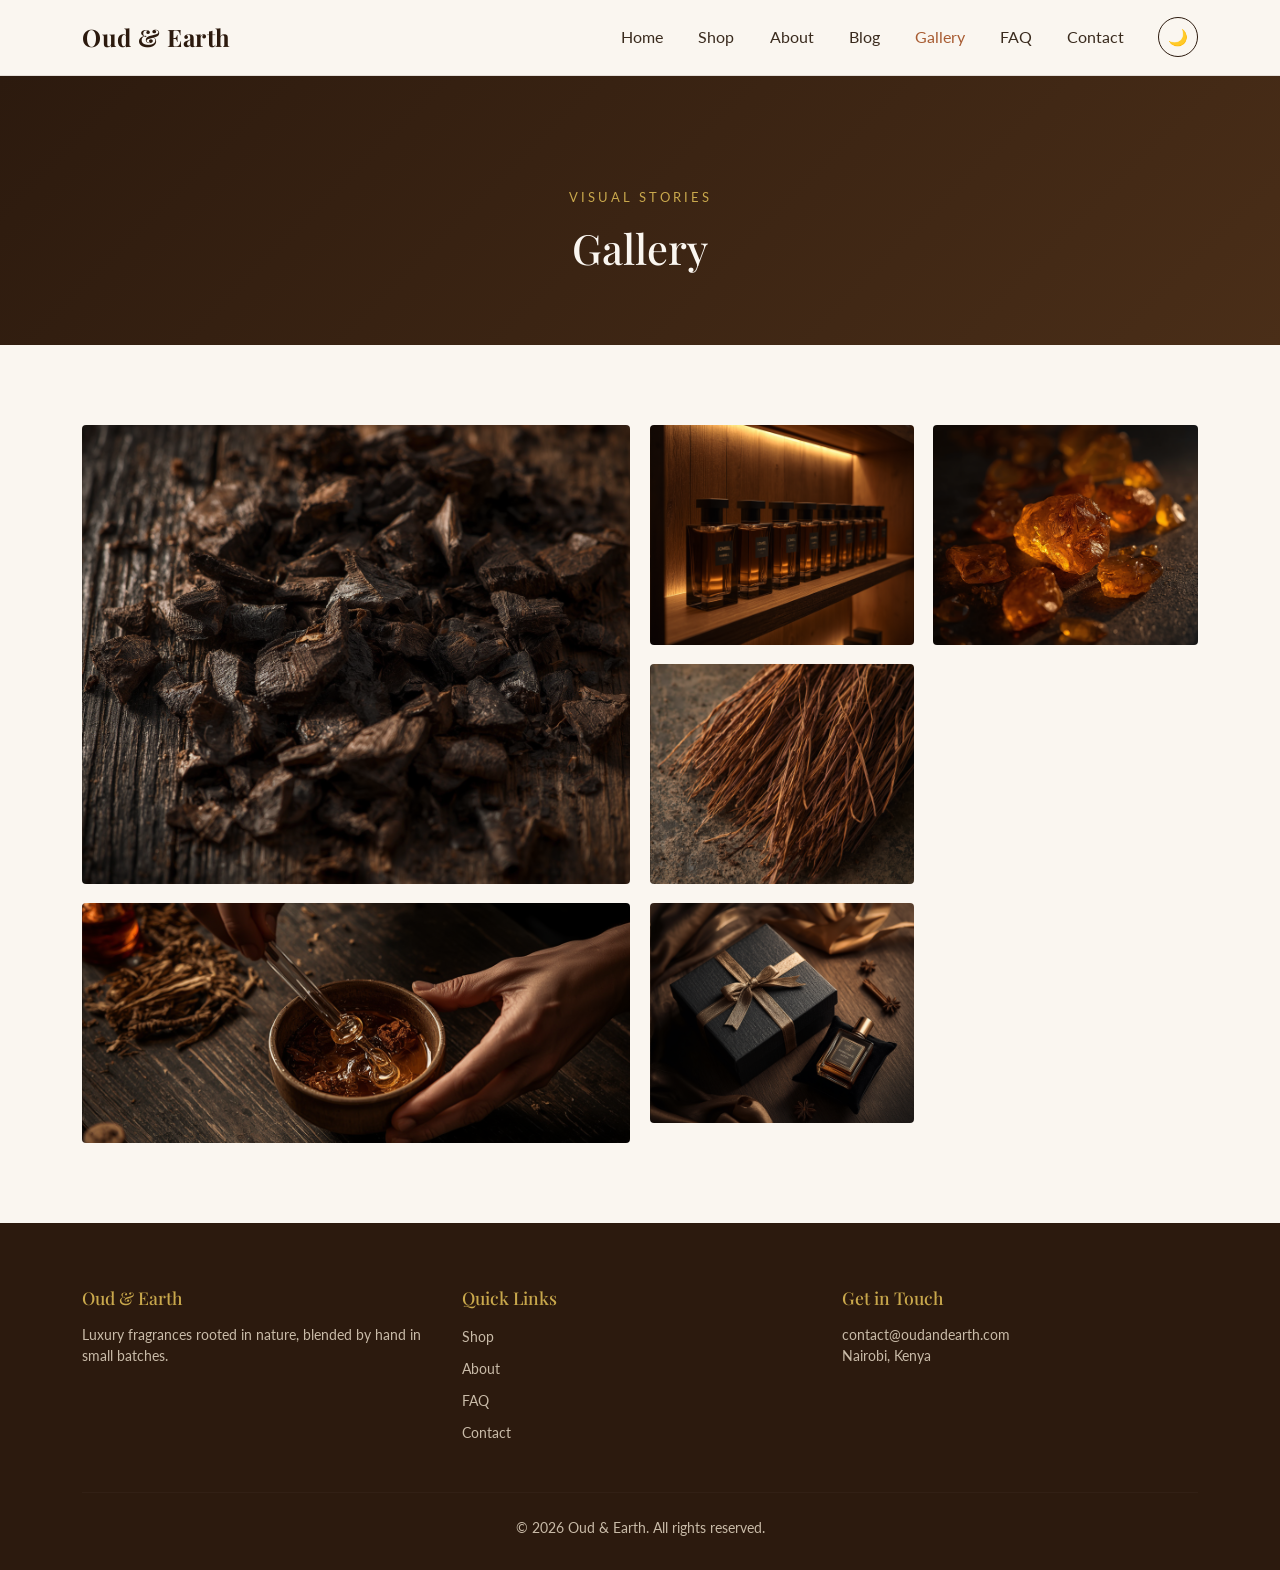
<file: gallery.html>
<!DOCTYPE html>
<html lang="en">
<head>
  <meta charset="UTF-8" />
  <meta name="viewport" content="width=device-width, initial-scale=1.0" />
  <title>Gallery | Oud & Earth</title>
  <link rel="icon" href="data:image/svg+xml,<svg xmlns=%22http://www.w3.org/2000/svg%22 viewBox=%220 0 100 100%22><text y=%22.9em%22 font-size=%2290%22>🌿</text></svg>">

  <!-- Bootstrap 5 -->
  <link href="https://cdnjs.cloudflare.com/ajax/libs/twitter-bootstrap/5.3.3/css/bootstrap.min.css" rel="stylesheet">

  <!-- Google Fonts -->
  <link rel="preconnect" href="https://fonts.googleapis.com">
  <link href="https://fonts.googleapis.com/css2?family=Playfair+Display:wght@500;600;700&family=Lato:wght@300;400;700&display=swap" rel="stylesheet">

  <!-- Custom CSS -->
  <link rel="stylesheet" href="css/style.css">
</head>
<body>

  <!-- ===== NAVBAR ===== -->
  <nav class="navbar navbar-expand-lg fixed-top" id="mainNav">
    <div class="container">
      <a class="navbar-brand" href="index.html">Oud &amp; Earth</a>
      <button class="navbar-toggler" type="button" data-bs-toggle="collapse" data-bs-target="#navMenu" aria-label="Toggle navigation">
        <span class="navbar-toggler-icon"></span>
      </button>
      <div class="collapse navbar-collapse" id="navMenu">
        <ul class="navbar-nav ms-auto">
          <li class="nav-item"><a class="nav-link" href="index.html">Home</a></li>
          <li class="nav-item"><a class="nav-link" href="shop.html">Shop</a></li>
          <li class="nav-item"><a class="nav-link" href="about.html">About</a></li>
          <li class="nav-item"><a class="nav-link" href="blog.html">Blog</a></li>
          <li class="nav-item"><a class="nav-link active" href="gallery.html">Gallery</a></li>
          <li class="nav-item"><a class="nav-link" href="faq.html">FAQ</a></li>
          <li class="nav-item"><a class="nav-link" href="contact.html">Contact</a></li>
        </ul>
        <button id="themeToggle" class="btn-theme ms-lg-3 mt-3 mt-lg-0" aria-label="Toggle dark mode">🌙</button>
      </div>
    </div>
  </nav>

  <!-- ===== PAGE HEADER ===== -->
  <header class="page-header">
    <div class="container text-center">
      <p class="eyebrow">Visual Stories</p>
      <h1 class="page-title">Gallery</h1>
    </div>
  </header>

  <!-- ===== GALLERY GRID ===== -->
  <section class="gallery-section">
    <div class="container">

      <div class="gallery-grid">
        <div class="gallery-item gallery-large" data-img="1" tabindex="0">
          <div class="gallery-image gallery-img-1"></div>
          <div class="gallery-caption">Raw oud chips before distillation</div>
        </div>
        <div class="gallery-item" data-img="2" tabindex="0">
          <div class="gallery-image gallery-img-2"></div>
          <div class="gallery-caption">Perfume bottles on the shelf</div>
        </div>
        <div class="gallery-item" data-img="3" tabindex="0">
          <div class="gallery-image gallery-img-3"></div>
          <div class="gallery-caption">Amber resin, sourced from Somalia</div>
        </div>
        <div class="gallery-item" data-img="4" tabindex="0">
          <div class="gallery-image gallery-img-4"></div>
          <div class="gallery-caption">Vetiver roots, sun-dried</div>
        </div>
        <div class="gallery-item gallery-large" data-img="5" tabindex="0">
          <div class="gallery-image gallery-img-5"></div>
          <div class="gallery-caption">Hand-blending in the studio</div>
        </div>
        <div class="gallery-item" data-img="6" tabindex="0">
          <div class="gallery-image gallery-img-6"></div>
          <div class="gallery-caption">Desert Bloom, freshly packaged</div>
        </div>
        
      
      </div>

    </div>
  </section>

  <!-- ===== LIGHTBOX ===== -->
  <div id="lightbox" class="lightbox">
    <button id="lightboxClose" class="lightbox-close" aria-label="Close gallery viewer">&times;</button>
    <div id="lightboxImage" class="lightbox-image"></div>
    <p id="lightboxCaption" class="lightbox-caption"></p>
  </div>

  <!-- ===== FOOTER ===== -->
  <footer class="site-footer">
    <div class="container">
      <div class="row gy-4">
        <div class="col-md-4">
          <h5>Oud &amp; Earth</h5>
          <p>Luxury fragrances rooted in nature, blended by hand in small batches.</p>
        </div>
        <div class="col-md-4">
          <h5>Quick Links</h5>
          <ul class="footer-links">
            <li><a href="shop.html">Shop</a></li>
            <li><a href="about.html">About</a></li>
            <li><a href="faq.html">FAQ</a></li>
            <li><a href="contact.html">Contact</a></li>
          </ul>
        </div>
        <div class="col-md-4">
          <h5>Get in Touch</h5>
          <p>contact@oudandearth.com<br>Nairobi, Kenya</p>
        </div>
      </div>
      <hr>
      <p class="text-center small mb-0">&copy; 2026 Oud &amp; Earth. All rights reserved.</p>
    </div>
  </footer>

  <script src="https://cdnjs.cloudflare.com/ajax/libs/twitter-bootstrap/5.3.3/js/bootstrap.bundle.min.js"></script>
  <script src="js/main.js"></script>
</body>
</html>
</file>
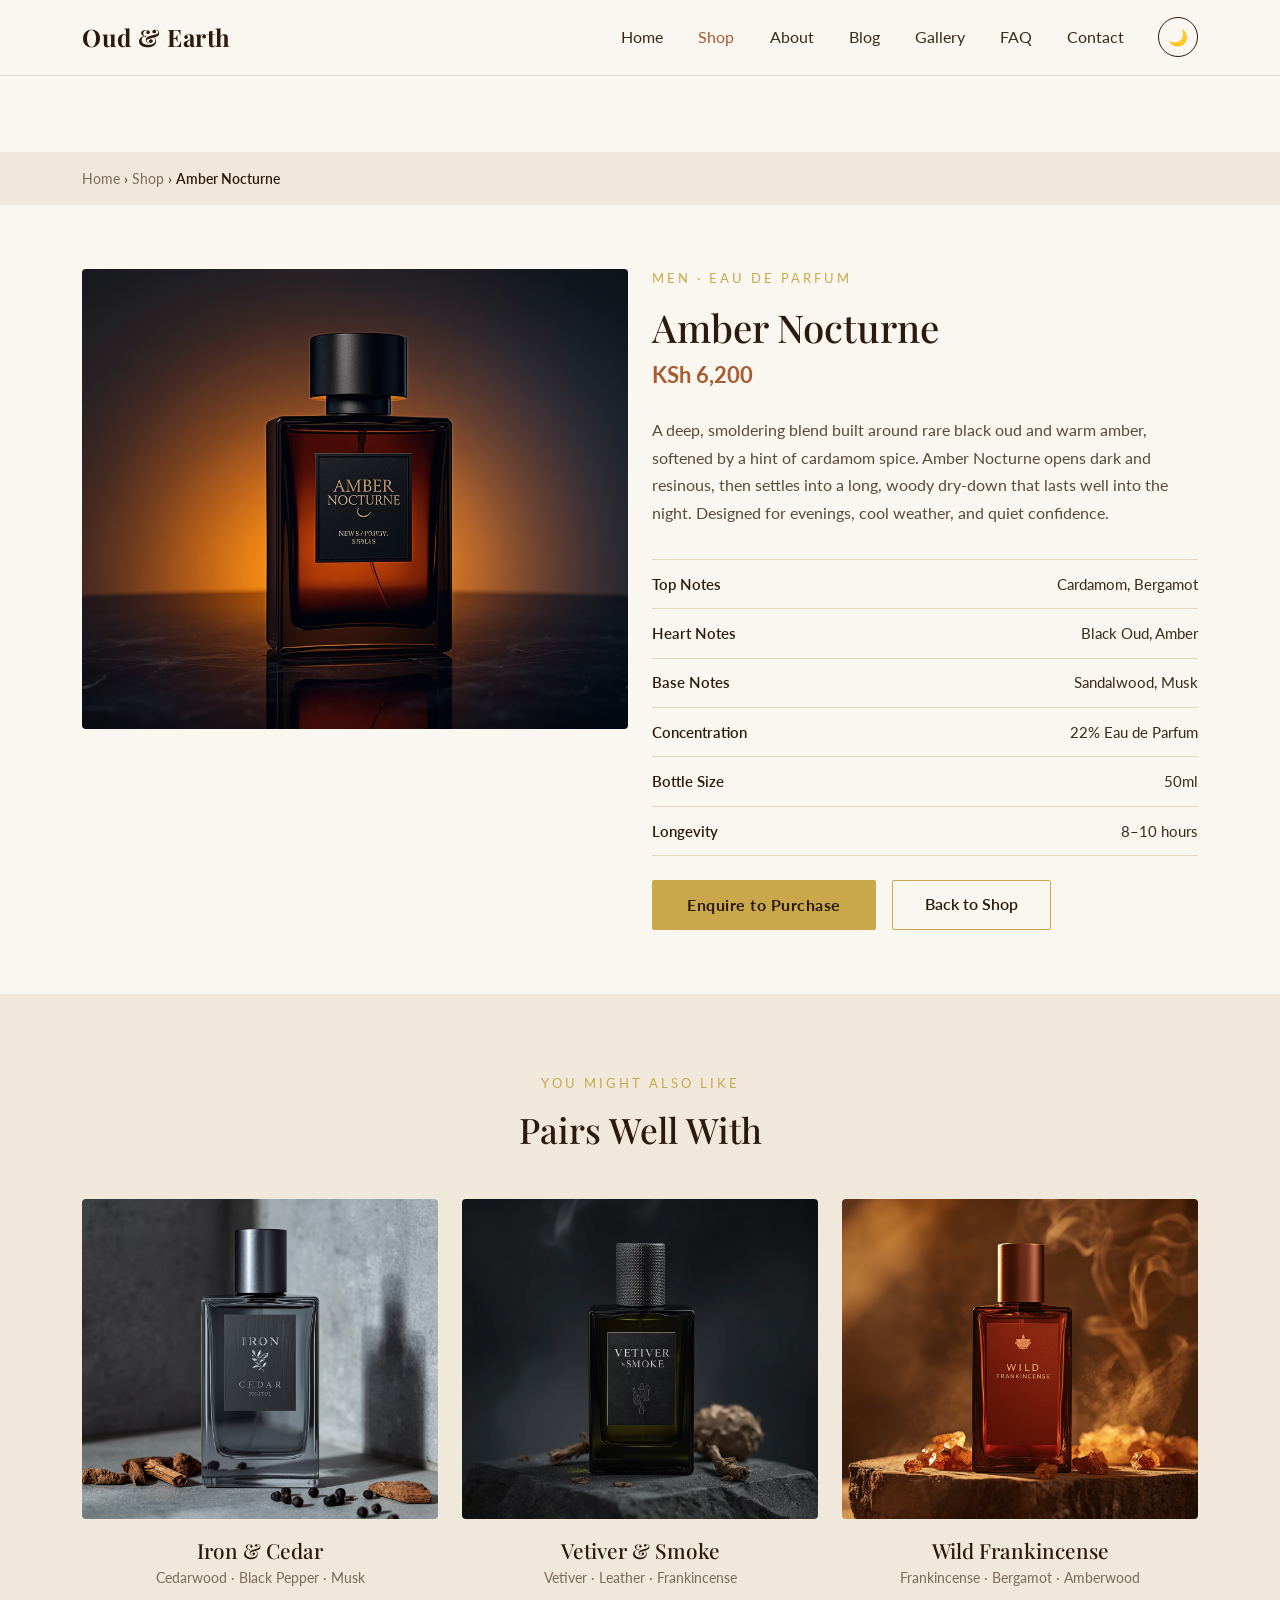
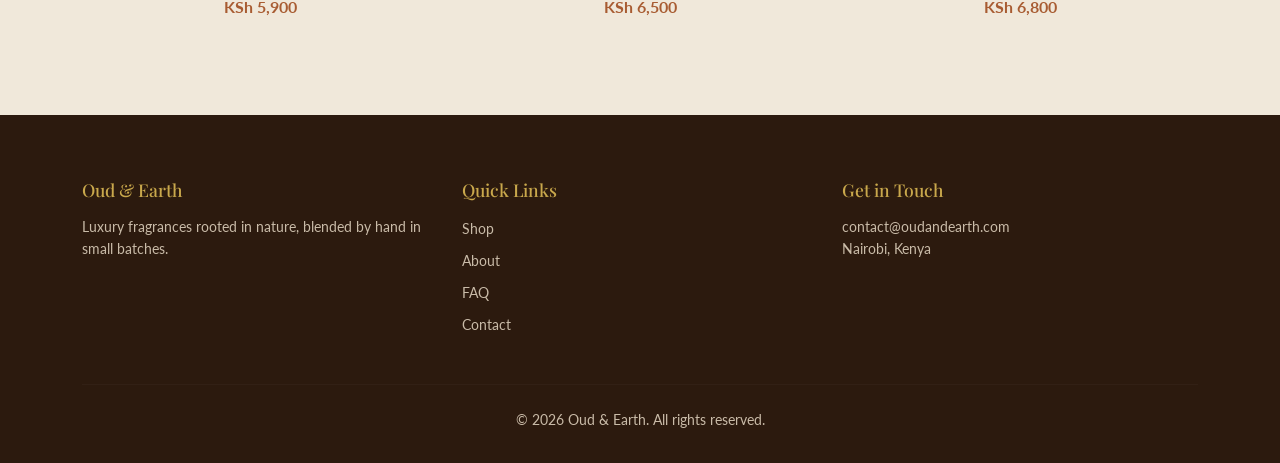
<file: product.html>
<!DOCTYPE html>
<html lang="en">
<head>
  <meta charset="UTF-8" />
  <meta name="viewport" content="width=device-width, initial-scale=1.0" />
  <title>Amber Nocturne | Oud & Earth</title>
  <link rel="icon" href="data:image/svg+xml,<svg xmlns=%22http://www.w3.org/2000/svg%22 viewBox=%220 0 100 100%22><text y=%22.9em%22 font-size=%2290%22>🌿</text></svg>">

  <!-- Bootstrap 5 -->
  <link href="https://cdnjs.cloudflare.com/ajax/libs/twitter-bootstrap/5.3.3/css/bootstrap.min.css" rel="stylesheet">

  <!-- Google Fonts -->
  <link rel="preconnect" href="https://fonts.googleapis.com">
  <link href="https://fonts.googleapis.com/css2?family=Playfair+Display:wght@500;600;700&family=Lato:wght@300;400;700&display=swap" rel="stylesheet">

  <!-- Custom CSS -->
  <link rel="stylesheet" href="css/style.css">
</head>
<body>

  <!-- ===== NAVBAR ===== -->
  <nav class="navbar navbar-expand-lg fixed-top" id="mainNav">
    <div class="container">
      <a class="navbar-brand" href="index.html">Oud &amp; Earth</a>
      <button class="navbar-toggler" type="button" data-bs-toggle="collapse" data-bs-target="#navMenu" aria-label="Toggle navigation">
        <span class="navbar-toggler-icon"></span>
      </button>
      <div class="collapse navbar-collapse" id="navMenu">
        <ul class="navbar-nav ms-auto">
          <li class="nav-item"><a class="nav-link" href="index.html">Home</a></li>
          <li class="nav-item"><a class="nav-link active" href="shop.html">Shop</a></li>
          <li class="nav-item"><a class="nav-link" href="about.html">About</a></li>
          <li class="nav-item"><a class="nav-link" href="blog.html">Blog</a></li>
          <li class="nav-item"><a class="nav-link" href="gallery.html">Gallery</a></li>
          <li class="nav-item"><a class="nav-link" href="faq.html">FAQ</a></li>
          <li class="nav-item"><a class="nav-link" href="contact.html">Contact</a></li>
        </ul>
        <button id="themeToggle" class="btn-theme ms-lg-3 mt-3 mt-lg-0" aria-label="Toggle dark mode">🌙</button>
      </div>
    </div>
  </nav>

  <!-- ===== BREADCRUMB ===== -->
  <div class="breadcrumb-bar">
    <div class="container">
      <a href="index.html">Home</a> &rsaquo;
      <a href="shop.html">Shop</a> &rsaquo;
      <span>Amber Nocturne</span>
    </div>
  </div>

  <!-- ===== PRODUCT DETAIL ===== -->
  <section class="product-detail">
    <div class="container">
      <div class="row gy-5">

        <!-- Product Image -->
        <div class="col-lg-6">
          <div class="product-detail-image scent-1"></div>
        </div>

        <!-- Product Info -->
        <div class="col-lg-6">
          <p class="eyebrow">Men &middot; Eau de Parfum</p>
          <h1 class="product-title">Amber Nocturne</h1>
          <p class="product-price">KSh 6,200</p>

          <p class="product-description">
            A deep, smoldering blend built around rare black oud and warm amber, softened by a hint of cardamom spice. Amber Nocturne opens dark and resinous, then settles into a long, woody dry-down that lasts well into the night. Designed for evenings, cool weather, and quiet confidence.
          </p>

          <div class="notes-table">
            <div class="notes-row">
              <span class="notes-label">Top Notes</span>
              <span>Cardamom, Bergamot</span>
            </div>
            <div class="notes-row">
              <span class="notes-label">Heart Notes</span>
              <span>Black Oud, Amber</span>
            </div>
            <div class="notes-row">
              <span class="notes-label">Base Notes</span>
              <span>Sandalwood, Musk</span>
            </div>
            <div class="notes-row">
              <span class="notes-label">Concentration</span>
              <span>22% Eau de Parfum</span>
            </div>
            <div class="notes-row">
              <span class="notes-label">Bottle Size</span>
              <span>50ml</span>
            </div>
            <div class="notes-row">
              <span class="notes-label">Longevity</span>
              <span>8&ndash;10 hours</span>
            </div>
          </div>

          <div class="d-flex gap-3 mt-4 flex-wrap">
            <a href="contact.html" class="btn btn-gold">Enquire to Purchase</a>
            <a href="shop.html" class="btn btn-outline-gold">Back to Shop</a>
          </div>
        </div>

      </div>
    </div>
  </section>

  <!-- ===== RELATED PRODUCTS ===== -->
  <section class="related-section">
    <div class="container">
      <p class="eyebrow text-center">You Might Also Like</p>
      <h2 class="section-title text-center mb-5">Pairs Well With</h2>
      <div class="row g-4">

        <div class="col-md-4">
          <div class="scent-card">
            <div class="scent-image scent-4"></div>
            <h4>Iron &amp; Cedar</h4>
            <p class="scent-notes">Cedarwood · Black Pepper · Musk</p>
            <p class="price">KSh 5,900</p>
          </div>
        </div>

        <div class="col-md-4">
          <div class="scent-card">
            <div class="scent-image scent-3"></div>
            <h4>Vetiver &amp; Smoke</h4>
            <p class="scent-notes">Vetiver · Leather · Frankincense</p>
            <p class="price">KSh 6,500</p>
          </div>
        </div>

        <div class="col-md-4">
          <div class="scent-card">
            <div class="scent-image scent-6"></div>
            <h4>Wild Frankincense</h4>
            <p class="scent-notes">Frankincense · Bergamot · Amberwood</p>
            <p class="price">KSh 6,800</p>
          </div>
        </div>

      </div>
    </div>
  </section>

  <!-- ===== FOOTER ===== -->
  <footer class="site-footer">
    <div class="container">
      <div class="row gy-4">
        <div class="col-md-4">
          <h5>Oud &amp; Earth</h5>
          <p>Luxury fragrances rooted in nature, blended by hand in small batches.</p>
        </div>
        <div class="col-md-4">
          <h5>Quick Links</h5>
          <ul class="footer-links">
            <li><a href="shop.html">Shop</a></li>
            <li><a href="about.html">About</a></li>
            <li><a href="faq.html">FAQ</a></li>
            <li><a href="contact.html">Contact</a></li>
          </ul>
        </div>
        <div class="col-md-4">
          <h5>Get in Touch</h5>
          <p>contact@oudandearth.com<br>Nairobi, Kenya</p>
        </div>
      </div>
      <hr>
      <p class="text-center small mb-0">&copy; 2026 Oud &amp; Earth. All rights reserved.</p>
    </div>
  </footer>

  <script src="https://cdnjs.cloudflare.com/ajax/libs/twitter-bootstrap/5.3.3/js/bootstrap.bundle.min.js"></script>
  <script src="js/main.js"></script>
</body>
</html>
</file>
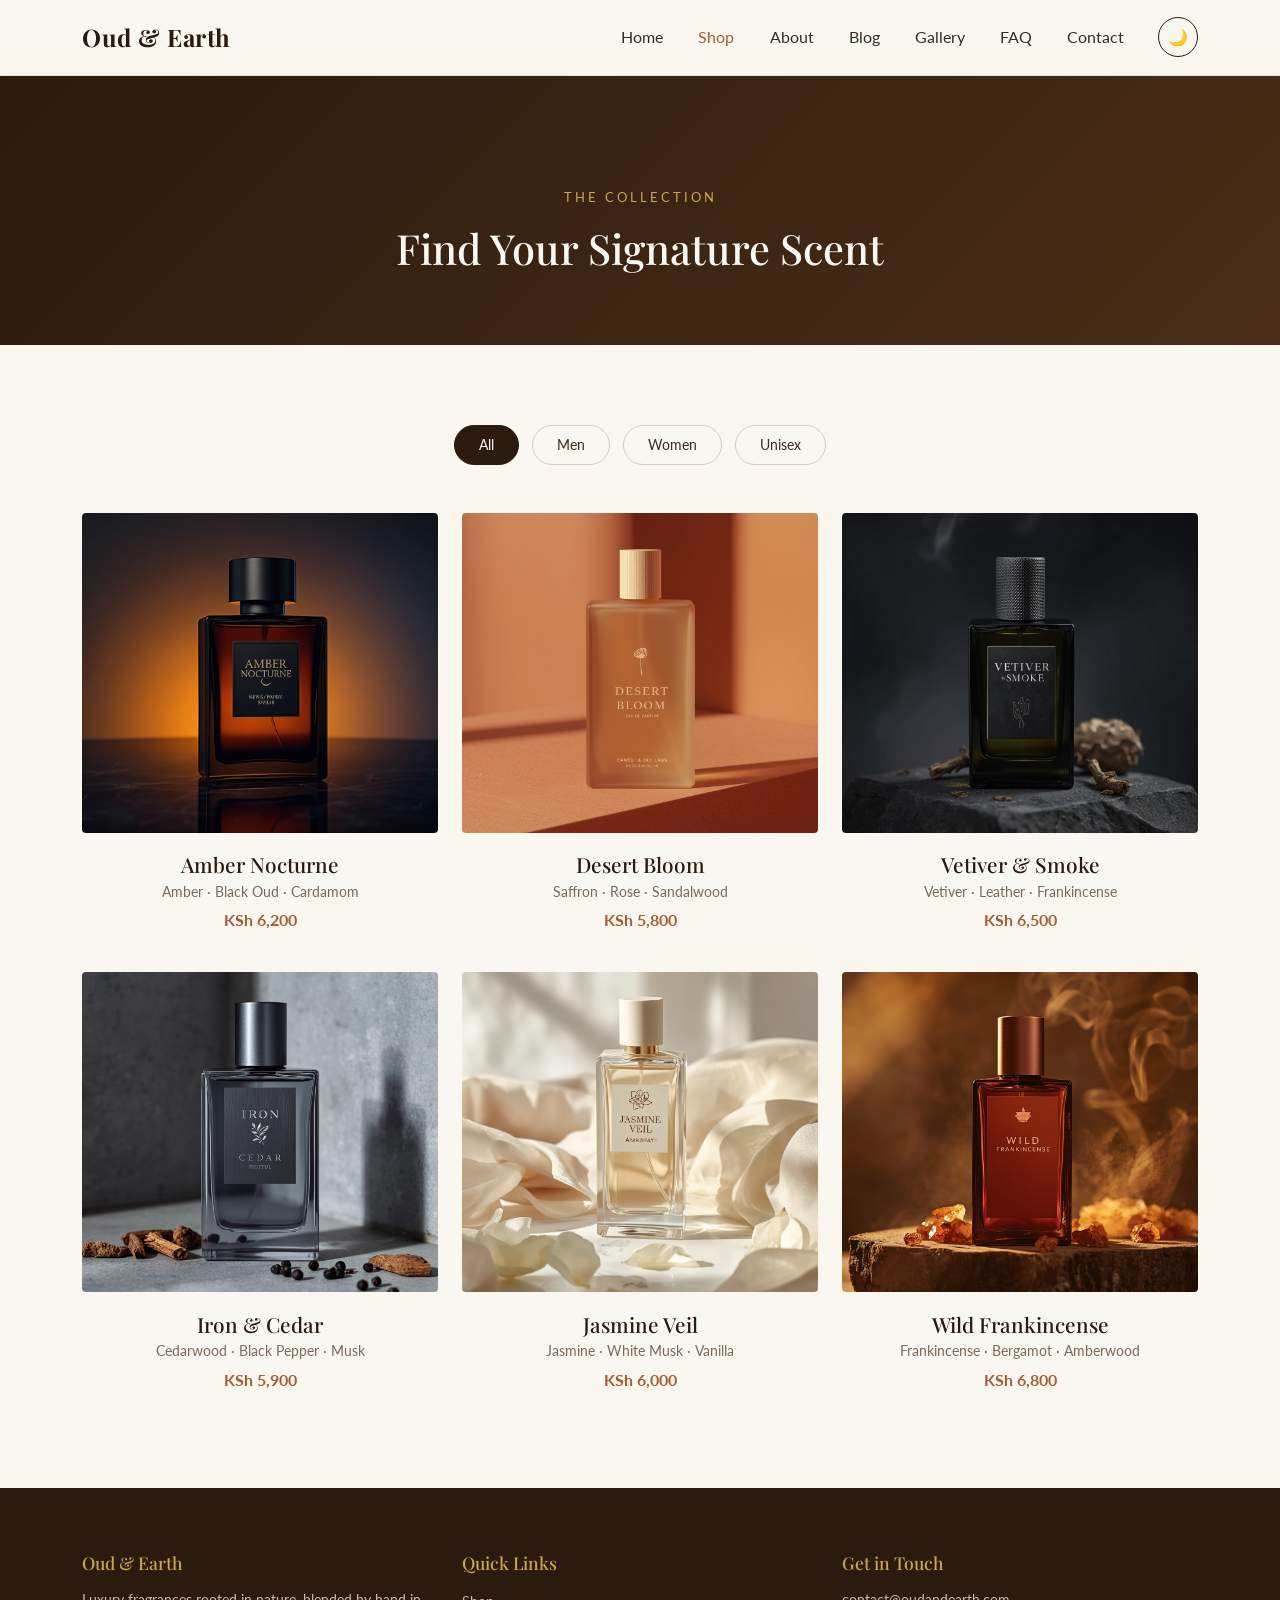
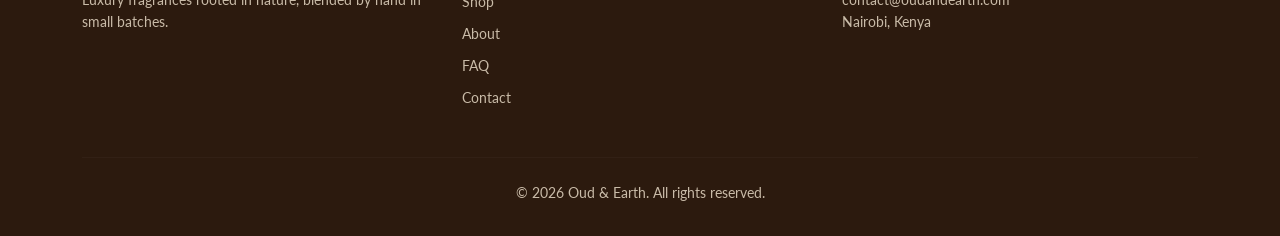
<file: shop.html>
<!DOCTYPE html>
<html lang="en">
<head>
  <meta charset="UTF-8" />
  <meta name="viewport" content="width=device-width, initial-scale=1.0" />
  <title>Shop | Oud & Earth</title>
  <link rel="icon" href="data:image/svg+xml,<svg xmlns=%22http://www.w3.org/2000/svg%22 viewBox=%220 0 100 100%22><text y=%22.9em%22 font-size=%2290%22>🌿</text></svg>">

  <!-- Bootstrap 5 -->
  <link href="https://cdnjs.cloudflare.com/ajax/libs/twitter-bootstrap/5.3.3/css/bootstrap.min.css" rel="stylesheet">

  <!-- Google Fonts -->
  <link rel="preconnect" href="https://fonts.googleapis.com">
  <link href="https://fonts.googleapis.com/css2?family=Playfair+Display:wght@500;600;700&family=Lato:wght@300;400;700&display=swap" rel="stylesheet">

  <!-- Custom CSS -->
  <link rel="stylesheet" href="css/style.css">
</head>
<body>

  <!-- ===== NAVBAR ===== -->
  <nav class="navbar navbar-expand-lg fixed-top" id="mainNav">
    <div class="container">
      <a class="navbar-brand" href="index.html">Oud &amp; Earth</a>
      <button class="navbar-toggler" type="button" data-bs-toggle="collapse" data-bs-target="#navMenu" aria-label="Toggle navigation">
        <span class="navbar-toggler-icon"></span>
      </button>
      <div class="collapse navbar-collapse" id="navMenu">
        <ul class="navbar-nav ms-auto">
          <li class="nav-item"><a class="nav-link" href="index.html">Home</a></li>
          <li class="nav-item"><a class="nav-link active" href="shop.html">Shop</a></li>
          <li class="nav-item"><a class="nav-link" href="about.html">About</a></li>
          <li class="nav-item"><a class="nav-link" href="blog.html">Blog</a></li>
          <li class="nav-item"><a class="nav-link" href="gallery.html">Gallery</a></li>
          <li class="nav-item"><a class="nav-link" href="faq.html">FAQ</a></li>
          <li class="nav-item"><a class="nav-link" href="contact.html">Contact</a></li>
        </ul>
        <button id="themeToggle" class="btn-theme ms-lg-3 mt-3 mt-lg-0" aria-label="Toggle dark mode">🌙</button>
      </div>
    </div>
  </nav>

  <!-- ===== PAGE HEADER ===== -->
  <header class="page-header">
    <div class="container text-center">
      <p class="eyebrow">The Collection</p>
      <h1 class="page-title">Find Your Signature Scent</h1>
    </div>
  </header>

  <!-- ===== SHOP SECTION ===== -->
  <section class="shop-section">
    <div class="container">

      <!-- Filter buttons -->
      <div class="filter-bar text-center mb-5">
        <button class="filter-btn active" data-filter="all">All</button>
        <button class="filter-btn" data-filter="men">Men</button>
        <button class="filter-btn" data-filter="women">Women</button>
        <button class="filter-btn" data-filter="unisex">Unisex</button>
      </div>

      <!-- Product grid -->
      <div class="row g-4" id="productGrid">

        <div class="col-md-4 col-sm-6 product-item" data-category="men">
          <a href="product.html" class="scent-card-link">
            <div class="scent-card">
              <div class="scent-image scent-1"></div>
              <h4>Amber Nocturne</h4>
              <p class="scent-notes">Amber · Black Oud · Cardamom</p>
              <p class="price">KSh 6,200</p>
            </div>
          </a>
        </div>

        <div class="col-md-4 col-sm-6 product-item" data-category="women">
          <div class="scent-card">
            <div class="scent-image scent-2"></div>
            <h4>Desert Bloom</h4>
            <p class="scent-notes">Saffron · Rose · Sandalwood</p>
            <p class="price">KSh 5,800</p>
          </div>
        </div>

        <div class="col-md-4 col-sm-6 product-item" data-category="unisex">
          <div class="scent-card">
            <div class="scent-image scent-3"></div>
            <h4>Vetiver &amp; Smoke</h4>
            <p class="scent-notes">Vetiver · Leather · Frankincense</p>
            <p class="price">KSh 6,500</p>
          </div>
        </div>

        <div class="col-md-4 col-sm-6 product-item" data-category="men">
          <div class="scent-card">
            <div class="scent-image scent-4"></div>
            <h4>Iron &amp; Cedar</h4>
            <p class="scent-notes">Cedarwood · Black Pepper · Musk</p>
            <p class="price">KSh 5,900</p>
          </div>
        </div>

        <div class="col-md-4 col-sm-6 product-item" data-category="women">
          <div class="scent-card">
            <div class="scent-image scent-5"></div>
            <h4>Jasmine Veil</h4>
            <p class="scent-notes">Jasmine · White Musk · Vanilla</p>
            <p class="price">KSh 6,000</p>
          </div>
        </div>

        <div class="col-md-4 col-sm-6 product-item" data-category="unisex">
          <div class="scent-card">
            <div class="scent-image scent-6"></div>
            <h4>Wild Frankincense</h4>
            <p class="scent-notes">Frankincense · Bergamot · Amberwood</p>
            <p class="price">KSh 6,800</p>
          </div>
        </div>

      </div>

      <!-- No results message -->
      <p id="noResults" class="text-center mt-5" style="display:none;">No fragrances found in this category yet.</p>

    </div>
  </section>

  <!-- ===== FOOTER ===== -->
  <footer class="site-footer">
    <div class="container">
      <div class="row gy-4">
        <div class="col-md-4">
          <h5>Oud &amp; Earth</h5>
          <p>Luxury fragrances rooted in nature, blended by hand in small batches.</p>
        </div>
        <div class="col-md-4">
          <h5>Quick Links</h5>
          <ul class="footer-links">
            <li><a href="shop.html">Shop</a></li>
            <li><a href="about.html">About</a></li>
            <li><a href="faq.html">FAQ</a></li>
            <li><a href="contact.html">Contact</a></li>
          </ul>
        </div>
        <div class="col-md-4">
          <h5>Get in Touch</h5>
          <p>contact@oudandearth.com<br>Nairobi, Kenya</p>
        </div>
      </div>
      <hr>
      <p class="text-center small mb-0">&copy; 2026 Oud &amp; Earth. All rights reserved.</p>
    </div>
  </footer>

  <script src="https://cdnjs.cloudflare.com/ajax/libs/twitter-bootstrap/5.3.3/js/bootstrap.bundle.min.js"></script>
  <script src="js/main.js"></script>
</body>
</html>
</file>
<file: css/style.css>
/* ============================
   OUD & EARTH — CUSTOM STYLES
   ============================ */

:root {
  --color-bg: #FAF6F0;
  --color-dark: #2C1A0E;
  --color-gold: #C9A84C;
  --color-terracotta: #A85C32;
  --color-text: #3A2B1E;
  --font-display: 'Playfair Display', serif;
  --font-body: 'Lato', sans-serif;
}

* {
  box-sizing: border-box;
}

body {
  font-family: var(--font-body);
  color: var(--color-text);
  background-color: var(--color-bg);
  margin: 0;
  padding-top: 76px;
}

h1, h2, h3, h4, h5 {
  font-family: var(--font-display);
  color: var(--color-dark);
}

a {
  text-decoration: none;
}

/* ===== NAVBAR ===== */
#mainNav {
  background-color: var(--color-bg);
  border-bottom: 1px solid rgba(44, 26, 14, 0.1);
  padding: 0.9rem 0;
  transition: background-color 0.3s ease;
}

.navbar-brand {
  font-family: var(--font-display);
  font-size: 1.5rem;
  font-weight: 700;
  color: var(--color-dark) !important;
  letter-spacing: 0.5px;
}

.nav-link {
  font-family: var(--font-body);
  color: var(--color-text) !important;
  font-weight: 400;
  margin: 0 0.6rem;
  position: relative;
}

.nav-link.active,
.nav-link:hover {
  color: var(--color-terracotta) !important;
}

.btn-theme {
  background: none;
  border: 1px solid var(--color-dark);
  border-radius: 50px;
  width: 40px;
  height: 40px;
  cursor: pointer;
  font-size: 1rem;
}

/* ===== HERO ===== */
.hero {
  position: relative;
  min-height: 90vh;
  display: flex;
  align-items: center;
  justify-content: center;
  background: linear-gradient(135deg, #2C1A0E 0%, #4A2E18 45%, #6B3F1F 100%);
  overflow: hidden;
}

.hero-overlay {
  position: absolute;
  inset: 0;
  background:
    radial-gradient(circle at 20% 30%, rgba(201, 168, 76, 0.18), transparent 50%),
    radial-gradient(circle at 80% 70%, rgba(168, 92, 50, 0.25), transparent 50%);
}

.hero-content {
  position: relative;
  z-index: 2;
  padding: 2rem 1rem;
  max-width: 800px;
}

.eyebrow {
  font-family: var(--font-body);
  text-transform: uppercase;
  letter-spacing: 3px;
  font-size: 0.8rem;
  color: var(--color-gold);
  margin-bottom: 1rem;
}

.hero-title {
  font-size: 3.2rem;
  font-weight: 600;
  color: #FAF6F0;
  line-height: 1.2;
  margin-bottom: 1.2rem;
}

.hero-sub {
  font-size: 1.15rem;
  color: #E8DDD0;
  margin-bottom: 2rem;
}

.btn-gold {
  background-color: var(--color-gold);
  color: var(--color-dark);
  font-weight: 700;
  padding: 0.8rem 2.2rem;
  border-radius: 2px;
  border: none;
  letter-spacing: 0.5px;
  transition: all 0.3s ease;
}

.btn-gold:hover {
  background-color: #b8943f;
  color: var(--color-dark);
  transform: translateY(-2px);
}

.btn-outline-gold {
  border: 1.5px solid var(--color-gold);
  color: var(--color-dark);
  font-weight: 600;
  padding: 0.7rem 2rem;
  border-radius: 2px;
  transition: all 0.3s ease;
}

.btn-outline-gold:hover {
  background-color: var(--color-gold);
  color: var(--color-dark);
}

/* ===== INTRO STRIP ===== */
.intro-strip {
  background-color: #F0E8DA;
  padding: 4rem 0;
}

.intro-strip h3 {
  font-size: 1.3rem;
  margin-bottom: 0.6rem;
}

.intro-strip p {
  font-size: 0.95rem;
  color: #5A4A3A;
}

/* ===== FEATURED SCENTS ===== */
.featured {
  padding: 6rem 0;
}

.section-title {
  font-size: 2.2rem;
}

.scent-card-link {
  text-decoration: none;
  color: inherit;
  display: block;
}

.scent-card {
  text-align: center;
  transition: transform 0.3s ease;
}

.scent-card:hover {
  transform: translateY(-6px);
}

.scent-image {
  height: 320px;
  border-radius: 4px;
  margin-bottom: 1.2rem;
  background-size: cover;
  background-position: center;
}

.scent-1 { background-image: url('../assets/images/amber-nocturne.png');background-size: cover; background-position: center; }
.scent-2 { background-image: url('../assets/images/desert-bloom.png');background-size: cover; background-position: center; }
.scent-3 { background-image: url('../assets/images/vetiver-smoke.png');background-size: cover; background-position: center; }

.scent-card h4 {
  font-size: 1.3rem;
  margin-bottom: 0.3rem;
}

.scent-notes {
  font-size: 0.85rem;
  color: #7A6A5A;
  margin-bottom: 0.4rem;
}

.price {
  font-weight: 700;
  color: var(--color-terracotta);
}

/* ===== STORY SECTION ===== */
.story {
  background-color: #F0E8DA;
  padding: 6rem 0;
}

.story p {
  font-size: 1.05rem;
  line-height: 1.7;
  margin-bottom: 1.5rem;
}

.story-image {
  height: 380px;
  border-radius: 4px;
  background-image: url('../assets/images/our-story.jpg');
  background-size: cover;
  background-position: center;
}

.link-gold {
  color: var(--color-terracotta);
  font-weight: 700;
  border-bottom: 1px solid var(--color-terracotta);
  padding-bottom: 2px;
}

/* ===== FOOTER ===== */
.site-footer {
  background-color: var(--color-dark);
  color: #E8DDD0;
  padding: 4rem 0 2rem;
}

.site-footer h5 {
  color: var(--color-gold);
  font-size: 1.1rem;
  margin-bottom: 1rem;
}

.site-footer p {
  font-size: 0.9rem;
  color: #C9BBA8;
}

.footer-links {
  list-style: none;
  padding: 0;
}

.footer-links li {
  margin-bottom: 0.5rem;
}

.footer-links a {
  color: #C9BBA8;
  font-size: 0.9rem;
}

.footer-links a:hover {
  color: var(--color-gold);
}

.site-footer hr {
  border-color: rgba(255, 255, 255, 0.1);
  margin: 2rem 0 1.5rem;
}

/* ===== DARK MODE ===== */
body.dark-mode {
  background-color: #1C120A;
  color: #E8DDD0;
}

body.dark-mode #mainNav {
  background-color: #1C120A;
  border-bottom-color: rgba(255, 255, 255, 0.08);
}

body.dark-mode .navbar-brand,
body.dark-mode .nav-link {
  color: #E8DDD0 !important;
}

body.dark-mode .intro-strip,
body.dark-mode .story {
  background-color: #271A10;
}

body.dark-mode h1, body.dark-mode h2, body.dark-mode h3, body.dark-mode h4 {
  color: #F4ECE0;
}

body.dark-mode .intro-strip p,
body.dark-mode .scent-notes,
body.dark-mode .story p {
  color: #B8A992;
}

/* ===== PAGE HEADER (About, Shop, etc.) ===== */
.page-header {
  background: linear-gradient(135deg, #2C1A0E 0%, #4A2E18 100%);
  padding: 7rem 0 4rem;
}

.page-header .eyebrow {
  color: var(--color-gold);
}

.page-title {
  color: #FAF6F0;
  font-size: 2.6rem;
}

/* ===== ABOUT PAGE ===== */
.about-section,
.process-section {
  padding: 5rem 0;
}

.about-section p,
.process-section p {
  font-size: 1.05rem;
  line-height: 1.7;
  margin-bottom: 1.3rem;
}

.about-image {
  height: 380px;
  border-radius: 4px;
}

.about-image-1 {
  background-image: url('../assets/images/about-workshop.jpg');
  background-size: cover;
  background-position: center;
}

.about-image-2 {
  background-image: url('../assets/images/about-process.jpg');
  background-size: cover;
  background-position: center;
}

.values-section {
  background-color: #F0E8DA;
  padding: 5rem 0;
}

.value-card {
  background-color: var(--color-bg);
  padding: 2.5rem 1.8rem;
  border-radius: 4px;
  height: 100%;
  text-align: center;
  box-shadow: 0 4px 16px rgba(44, 26, 14, 0.06);
}

.value-icon {
  font-size: 2.2rem;
  margin-bottom: 1rem;
}

.value-card h4 {
  font-size: 1.2rem;
  margin-bottom: 0.7rem;
}

.value-card p {
  font-size: 0.92rem;
  color: #5A4A3A;
}

.team-section {
  padding: 5rem 0;
}

.team-photo {
  width: 150px;
  height: 150px;
  border-radius: 50%;
  margin: 0 auto 1.2rem;
}

.team-photo-1 { background: linear-gradient(135deg, #C9A84C, #6B3F1F); }
.team-photo-2 { background: linear-gradient(135deg, #A85C32, #2C1A0E); }
.team-photo-3 { background: linear-gradient(135deg, #6B3F1F, #A85C32); }

.team-card h5 {
  font-size: 1.1rem;
  margin-bottom: 0.2rem;
}

.team-role {
  font-size: 0.88rem;
  color: #7A6A5A;
}

.about-cta {
  background-color: #F0E8DA;
  padding: 5rem 0;
}

body.dark-mode .page-header {
  background: linear-gradient(135deg, #15100A 0%, #2C1A0E 100%);
}

body.dark-mode .values-section,
body.dark-mode .about-cta {
  background-color: #271A10;
}

body.dark-mode .value-card {
  background-color: #2C1A0E;
}

body.dark-mode .value-card p,
body.dark-mode .team-role {
  color: #B8A992;
}

/* ===== CONTACT PAGE ===== */
.contact-section {
  padding: 5rem 0;
}

.contact-info-item {
  margin-bottom: 2rem;
}

.contact-info-item h5 {
  font-size: 1rem;
  margin-bottom: 0.4rem;
}

.contact-info-item p {
  font-size: 0.95rem;
  color: #5A4A3A;
  margin: 0;
}

.form-label {
  font-weight: 600;
  font-size: 0.9rem;
  color: var(--color-dark);
}

.optional {
  font-weight: 400;
  color: #9A8A78;
  font-size: 0.82rem;
}

.form-control,
.form-select {
  border: 1px solid #D9CCB8;
  border-radius: 3px;
  padding: 0.65rem 0.9rem;
  font-family: var(--font-body);
}

.form-control:focus,
.form-select:focus {
  border-color: var(--color-gold);
  box-shadow: 0 0 0 3px rgba(201, 168, 76, 0.2);
}

.form-control.is-invalid,
.form-select.is-invalid {
  border-color: #B23A2F;
}

.error-message {
  color: #B23A2F;
  font-size: 0.82rem;
  margin-top: 0.3rem;
  min-height: 1.1rem;
}

.form-success {
  display: none;
  margin-top: 1.5rem;
  padding: 1rem 1.3rem;
  background-color: #E5F0DF;
  border: 1px solid #8FB07C;
  border-radius: 4px;
  color: #355C28;
  font-size: 0.95rem;
}

.map-section {
  height: 0;
}

.map-placeholder {
  height: 280px;
  background: linear-gradient(135deg, #4A2E18, #A85C32);
  display: flex;
  align-items: center;
  justify-content: center;
  color: #FAF6F0;
  font-size: 1.1rem;
  font-weight: 600;
}

body.dark-mode .contact-info-item p {
  color: #B8A992;
}

body.dark-mode .form-control,
body.dark-mode .form-select {
  background-color: #2C1A0E;
  border-color: #4A3A2A;
  color: #E8DDD0;
}

/* ===== SHOP PAGE ===== */
.shop-section {
  padding: 5rem 0;
}

.filter-bar {
  display: flex;
  justify-content: center;
  gap: 0.8rem;
  flex-wrap: wrap;
}

.filter-btn {
  background: none;
  border: 1px solid #D9CCB8;
  color: var(--color-text);
  padding: 0.5rem 1.5rem;
  border-radius: 30px;
  font-family: var(--font-body);
  font-size: 0.9rem;
  cursor: pointer;
  transition: all 0.25s ease;
}

.filter-btn:hover {
  border-color: var(--color-gold);
  color: var(--color-terracotta);
}

.filter-btn.active {
  background-color: var(--color-dark);
  border-color: var(--color-dark);
  color: #FAF6F0;
}

.scent-4 { background-image: url('../assets/images/iron-cedar.png'); background-size: cover; background-position: center; }
.scent-5 { background-image: url('../assets/images/jasmine-veil.png'); background-size: cover; background-position: center; }
.scent-6 { background-image: url('../assets/images/wild-frankincense.png'); background-size: cover; background-position: center; }

#noResults {
  color: #7A6A5A;
  font-style: italic;
}

body.dark-mode .filter-btn {
  border-color: #4A3A2A;
  color: #E8DDD0;
}

body.dark-mode .filter-btn.active {
  background-color: var(--color-gold);
  border-color: var(--color-gold);
  color: #2C1A0E;
}

/* ===== PRODUCT DETAIL PAGE ===== */
.breadcrumb-bar {
  background-color: #F0E8DA;
  padding: 1rem 0;
  font-size: 0.88rem;
  margin-top: 76px;
}

.breadcrumb-bar a {
  color: #7A6A5A;
}

.breadcrumb-bar a:hover {
  color: var(--color-terracotta);
}

.breadcrumb-bar span {
  color: var(--color-dark);
  font-weight: 600;
}

.product-detail {
  padding: 4rem 0;
}

.product-detail-image {
  height: 460px;
  border-radius: 4px;
  background-size: cover;
  background-position: center;
  background-image: url('../assets/images/amber-nocturne.png');
}

.product-title {
  font-size: 2.4rem;
  margin-bottom: 0.5rem;
}

.product-price {
  font-size: 1.4rem;
  font-weight: 700;
  color: var(--color-terracotta);
  margin-bottom: 1.5rem;
}

.product-description {
  font-size: 1.02rem;
  line-height: 1.7;
  color: #5A4A3A;
  margin-bottom: 2rem;
}

.notes-table {
  border-top: 1px solid #E2D5C0;
}

.notes-row {
  display: flex;
  justify-content: space-between;
  padding: 0.8rem 0;
  border-bottom: 1px solid #E2D5C0;
  font-size: 0.95rem;
}

.notes-label {
  font-weight: 600;
  color: var(--color-dark);
}

.related-section {
  background-color: #F0E8DA;
  padding: 5rem 0;
}

body.dark-mode .breadcrumb-bar {
  background-color: #271A10;
}

body.dark-mode .breadcrumb-bar span {
  color: #F4ECE0;
}

body.dark-mode .product-description {
  color: #B8A992;
}

body.dark-mode .notes-table,
body.dark-mode .notes-row {
  border-color: #4A3A2A;
}

body.dark-mode .notes-label {
  color: #F4ECE0;
}

body.dark-mode .related-section {
  background-color: #271A10;
}

/* ===== BLOG PAGE ===== */
.featured-post-section {
  padding: 5rem 0;
}
 
.featured-post-section p {
  font-size: 1.05rem;
  line-height: 1.7;
  margin-bottom: 1.3rem;
  color: #5A4A3A;
}
 
.blog-image {
  height: 320px;
  border-radius: 4px;
}
 
.blog-image-1 { background-image: url('../assets/images/blog-featured.jpg'); background-size: cover; background-position: center; }
.blog-image-2 { background-image: url('../assets/images/blog-2.jpg'); background-size: cover; background-position: center; }
.blog-image-3 { background-image: url('../assets/images/blog-3.jpg'); background-size: cover; background-position: center; }
.blog-image-4 { background-image: url('../assets/images/blog-4.jpg'); background-size: cover; background-position: center; }
.blog-image-5 { background-image: url('../assets/images/blog-5.jpg'); background-size: cover; background-position: center; }
.blog-image-6 { background-image: url('../assets/images/blog-6.jpg'); background-size: cover; background-position: center; }
 
.blog-grid-section {
  background-color: #F0E8DA;
  padding: 5rem 0;
}
 
.blog-card {
  background-color: var(--color-bg);
  border-radius: 4px;
  overflow: hidden;
  padding-bottom: 1.5rem;
  height: 100%;
}
 
.blog-card .blog-image {
  height: 200px;
  border-radius: 4px 4px 0 0;
  margin-bottom: 1rem;
}
 
.blog-card h4 {
  font-size: 1.15rem;
  padding: 0 1.3rem;
  margin-bottom: 0.6rem;
}
 
.blog-card p {
  font-size: 0.92rem;
  color: #5A4A3A;
  padding: 0 1.3rem;
}
 
.blog-date {
  font-size: 0.78rem;
  text-transform: uppercase;
  letter-spacing: 1px;
  color: var(--color-gold);
  padding: 0 1.3rem;
  margin-bottom: 0.4rem;
}
 
.blog-card .link-gold {
  padding: 0 1.3rem;
  display: inline-block;
}
 
body.dark-mode .featured-post-section p {
  color: #B8A992;
}
 
body.dark-mode .blog-grid-section {
  background-color: #271A10;
}
 
body.dark-mode .blog-card {
  background-color: #2C1A0E;
}
 
body.dark-mode .blog-card p {
  color: #B8A992;
}

/* ===== GALLERY PAGE ===== */
.gallery-section {
  padding: 5rem 0;
}
 
.gallery-grid {
  display: grid;
  grid-template-columns: repeat(4, 1fr);
  gap: 1.2rem;
}
 
.gallery-item {
  position: relative;
  border-radius: 4px;
  overflow: hidden;
  cursor: pointer;
}
 
.gallery-large {
  grid-column: span 2;
  grid-row: span 2;
}
 
.gallery-image {
  width: 100%;
  height: 220px;
  background-size: cover;
  background-position: center;
  transition: transform 0.4s ease;
}
 
.gallery-large .gallery-image {
  height: 100%;
}
 
.gallery-item:hover .gallery-image {
  transform: scale(1.06);
}
 
.gallery-img-1 { background-image: url('../assets/images/gallery-1.jpg'); background-size: cover; background-position: center; }
.gallery-img-2 { background-image: url('../assets/images/gallery-2.jpg'); background-size: cover; background-position: center; }
.gallery-img-3 { background-image: url('../assets/images/gallery-3.jpg'); background-size: cover; background-position: center; }
.gallery-img-4 { background-image: url('../assets/images/gallery-4.jpg'); background-size: cover; background-position: center; }
.gallery-img-5 { background-image: url('../assets/images/gallery-5.jpg'); background-size: cover; background-position: center; }
.gallery-img-6 { background-image: url('../assets/images/gallery-6.jpg'); background-size: cover; background-position: center; }
 
.gallery-caption {
  position: absolute;
  bottom: 0;
  left: 0;
  right: 0;
  padding: 0.8rem 1rem;
  background: linear-gradient(to top, rgba(0,0,0,0.65), transparent);
  color: #FAF6F0;
  font-size: 0.85rem;
  opacity: 0;
  transition: opacity 0.3s ease;
}
 
.gallery-item:hover .gallery-caption,
.gallery-item:focus .gallery-caption {
  opacity: 1;
}
 
/* Lightbox */
.lightbox {
  display: none;
  position: fixed;
  inset: 0;
  background: rgba(20, 12, 7, 0.92);
  z-index: 1050;
  align-items: center;
  justify-content: center;
  flex-direction: column;
  padding: 2rem;
}
 
.lightbox.open {
  display: flex;
}
 
.lightbox-image {
  width: 100%;
  max-width: 700px;
  height: 60vh;
  border-radius: 4px;
  background-size: cover;
  background-position: center;
}
 
.lightbox-caption {
  color: #FAF6F0;
  margin-top: 1rem;
  font-size: 1rem;
}
 
.lightbox-close {
  position: absolute;
  top: 2rem;
  right: 2rem;
  background: none;
  border: none;
  color: #FAF6F0;
  font-size: 2.2rem;
  line-height: 1;
  cursor: pointer;
}


/* ===== FAQ PAGE ===== */
.faq-section {
  padding: 5rem 0;
}
 
.faq-section .eyebrow {
  margin-top: 1rem;
  margin-bottom: 0.8rem;
}
 
.accordion-item {
  border: none;
  border-bottom: 1px solid #E2D5C0;
  background-color: transparent;
}
 
.accordion-button {
  font-family: var(--font-display);
  font-size: 1.05rem;
  color: var(--color-dark);
  background-color: transparent;
  padding: 1.2rem 0;
  box-shadow: none;
}
 
.accordion-button:not(.collapsed) {
  color: var(--color-terracotta);
  background-color: transparent;
  box-shadow: none;
}
 
.accordion-button:focus {
  box-shadow: none;
  border-color: transparent;
}
 
.accordion-button::after {
  background-size: 1.1rem;
}
 
.accordion-body {
  padding: 0 0 1.5rem 0;
  font-size: 0.96rem;
  line-height: 1.7;
  color: #5A4A3A;
}
 
.faq-cta {
  background-color: #F0E8DA;
  padding: 3rem 2rem;
  border-radius: 4px;
  margin-top: 2rem;
}
 
.faq-cta p {
  color: #5A4A3A;
  margin-bottom: 1.5rem;
}
 
body.dark-mode .accordion-item {
  border-bottom-color: #4A3A2A;
}
 
body.dark-mode .accordion-button {
  color: #F4ECE0;
}
 
body.dark-mode .accordion-button:not(.collapsed) {
  color: var(--color-gold);
}
 
body.dark-mode .accordion-body {
  color: #B8A992;
}
 
body.dark-mode .faq-cta {
  background-color: #271A10;
}
 
body.dark-mode .faq-cta p {
  color: #B8A992;
}
 
/* ===== RESPONSIVE ===== */
@media (max-width: 768px) {
  .hero-title {
    font-size: 2.2rem;
  }
  .featured, .story {
    padding: 3.5rem 0;
  }
  .story-image {
    height: 260px;
  }
  .gallery-grid {
    grid-template-columns: repeat(2, 1fr);
  }
  .gallery-large {
    grid-column: span 2;
    grid-row: span 1;
  }
}

/* ===== RESPONSIVE ===== */
@media (max-width: 768px) {
  .hero-title {
    font-size: 2.2rem;
  }
  .featured, .story {
    padding: 3.5rem 0;
  }
  .story-image {
    height: 260px;
  }
}
</file>
